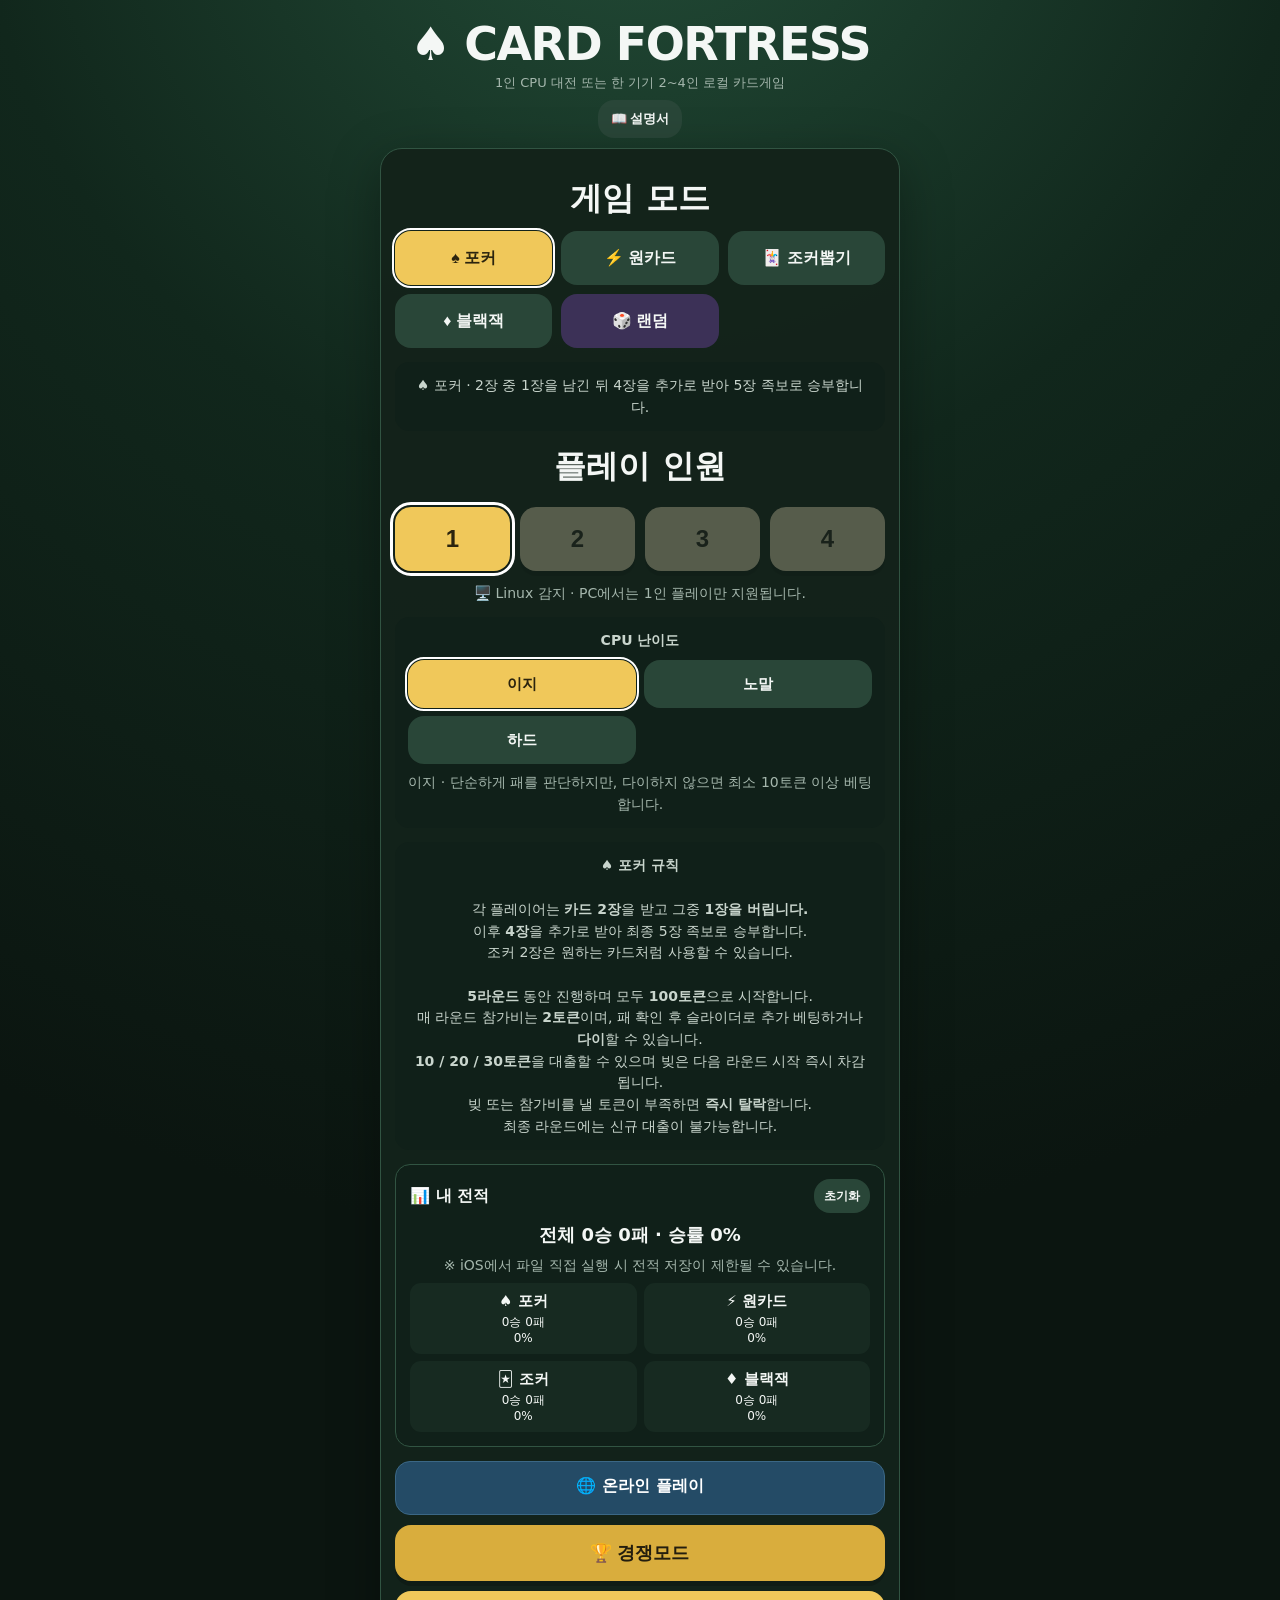
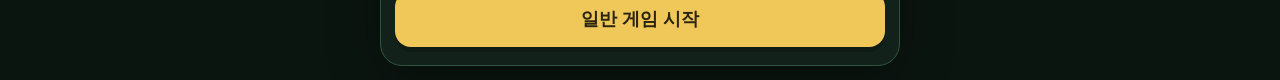
<file: local 2.html>
<!doctype html>
<html lang="ko">
<head>
<meta charset="utf-8">
<meta name="viewport" content="width=device-width,initial-scale=1,maximum-scale=1,user-scalable=no,viewport-fit=cover">
<title>Pass Poker</title>
<meta name="theme-color" content="#0b1510">
<meta name="apple-mobile-web-app-capable" content="yes">
<meta name="mobile-web-app-capable" content="yes">
<style>
  :root{
    --bg:#0b1510;--panel:#13231a;--panel2:#1a3023;--line:#315442;
    --text:#f4f7f5;--muted:#a5b7ad;--accent:#f0c85a;--danger:#e76d6d;
    --card:#faf9f3;--black:#151515;--red:#b91f35;
  }
  *{
    box-sizing:border-box;
    -webkit-tap-highlight-color:transparent;
    touch-action:manipulation;
  }
  html,body{
    margin:0;
    width:100%;
    min-height:100%;
    background:
      radial-gradient(circle at 50% -10%,#234d38 0,#11271c 34%,var(--bg) 72%);
    color:var(--text);
    font-family:system-ui,-apple-system,BlinkMacSystemFont,"Segoe UI",sans-serif;
  }
  body{
    min-height:100vh;
    min-height:100dvh;
    padding:12px;
    padding:
      max(12px,env(safe-area-inset-top))
      max(12px,env(safe-area-inset-right))
      max(14px,env(safe-area-inset-bottom))
      max(12px,env(safe-area-inset-left));
    display:flex;
    justify-content:center;
    align-items:stretch;
    overscroll-behavior:none;
  }
  .app{
    width:100%;
    max-width:520px;
    min-height:calc(100dvh - 26px);
    display:flex;
    flex-direction:column;
  }
  .top{
    text-align:center;
    padding:5px 0 10px;
    flex:0 0 auto;
  }
  h1{
    font-size:clamp(30px,10vw,46px);
    margin:0 0 3px;
    letter-spacing:-1.5px;
  }
  .sub{
    color:var(--muted);
    font-size:13px;
  }
  .panel{
    flex:1;
    width:100%;
    background:rgba(19,35,26,.97);
    border:1px solid var(--line);
    border-radius:22px;
    padding:18px 14px;
    box-shadow:0 14px 50px rgba(0,0,0,.34);
    display:flex;
    align-items:center;
    justify-content:center;
    overflow:hidden;
  }
  .screen{
    display:none;
    width:100%;
  }
  .screen.active{
    display:block;
  }
  .center{text-align:center}
  h2{
    font-size:clamp(22px,7vw,32px);
    margin:10px 0;
  }
  p{line-height:1.45}
  .controls{
    display:flex;
    gap:10px;
    flex-direction:column;
    margin-top:16px;
  }
  button{
    width:100%;
    min-height:56px;
    border:0;
    border-radius:16px;
    padding:14px 16px;
    font-size:18px;
    font-weight:900;
    cursor:pointer;
    background:var(--accent);
    color:#2b240e;
    box-shadow:0 5px 0 rgba(0,0,0,.18);
  }
  button:active{
    transform:translateY(2px);
    box-shadow:0 2px 0 rgba(0,0,0,.18);
  }
  button.secondary{background:#294638;color:var(--text)}
  button.danger{background:var(--danger);color:white}
  button:disabled{opacity:.4;cursor:not-allowed}
  .player-count{
    display:grid;
    grid-template-columns:repeat(4,1fr);
    gap:10px;
    margin:18px 0;
  }
  .count-btn{
    min-width:0;
    min-height:64px;
    font-size:24px;
  }
  .count-btn.selected{
    outline:3px solid #fff;
    outline-offset:2px;
  }
  .cards{
    display:flex;
    flex-wrap:nowrap;
    gap:8px;
    justify-content:center;
    align-items:center;
    margin:18px auto;
    width:100%;
  }
  .card{
    width:min(31vw,118px);
    height:min(43vw,162px);
    min-width:0;
    border-radius:13px;
    background:var(--card);
    box-shadow:0 7px 18px rgba(0,0,0,.34);
    position:relative;
    color:var(--black);
    padding:8px;
    user-select:none;
    transition:.12s transform,.12s outline;
    display:flex;
    flex-direction:column;
    justify-content:space-between;
    overflow:hidden;
  }
  #finalCards .card{
    width:min(18vw,82px);
    height:min(26vw,116px);
    padding:6px;
  }
  .card.red{color:var(--red)}
  .card.joker{
    color:#5b35a7;
    background:linear-gradient(145deg,#fff,#ebe5ff);
  }
  .card.selectable{cursor:pointer}
  .card.selected{
    outline:5px solid var(--accent);
    outline-offset:1px;
    transform:translateY(-6px);
  }
  .rank{
    font-size:clamp(20px,7vw,28px);
    font-weight:950;
    line-height:1;
  }
  .suit{
    font-size:clamp(19px,6vw,27px);
    line-height:1;
  }
  .big{
    font-size:clamp(34px,12vw,52px);
    text-align:center;
    align-self:center;
  }
  #finalCards .rank{font-size:clamp(15px,4.5vw,21px)}
  #finalCards .suit{font-size:clamp(14px,4vw,19px)}
  #finalCards .big{font-size:clamp(24px,7vw,34px)}
  .info{
    font-size:20px;
    font-weight:900;
    text-align:center;
    margin:4px 0 12px;
  }
  .muted{color:var(--muted);font-size:14px}
  .pass-icon{
    font-size:clamp(62px,20vw,96px);
    margin:12px 0;
  }
  .results{
    display:grid;
    gap:10px;
    margin-top:14px;
    max-height:52dvh;
    overflow:auto;
    padding:2px;
  }
  .result{
    border:1px solid var(--line);
    background:var(--panel2);
    border-radius:14px;
    padding:12px;
  }
  .result.winner{outline:3px solid var(--accent)}
  .result-head{
    display:flex;
    justify-content:space-between;
    gap:8px;
    align-items:center;
    font-size:14px;
    font-weight:900;
  }
  .mini-cards{
    display:flex;
    gap:4px;
    flex-wrap:wrap;
    margin-top:8px;
  }
  .mini{
    background:var(--card);
    color:var(--black);
    padding:5px 7px;
    border-radius:6px;
    font-weight:850;
    min-width:36px;
    text-align:center;
    font-size:13px;
  }
  .mini.red{color:var(--red)}
  .mini.joker{color:#5b35a7}
  .rulebox{
    background:#102019;
    border-radius:14px;
    padding:13px;
    margin:14px 0;
    color:#c9d5cd;
    line-height:1.55;
    font-size:14px;
  }
  .badge{
    display:inline-block;
    padding:5px 10px;
    border-radius:999px;
    background:#294638;
    color:#dce9e1;
    font-size:13px;
    font-weight:800;
  }

  @media (max-height:700px){
    .top{padding-bottom:6px}
    h1{font-size:30px}
    .sub{display:none}
    .panel{padding:12px}
    .pass-icon{font-size:58px;margin:5px 0}
    h2{margin:5px 0}
    .cards{margin:10px auto}
    button{min-height:50px}
  }

  @media (orientation:landscape) and (max-height:600px){
    body{padding:8px}
    .app{max-width:850px;min-height:calc(100dvh - 16px)}
    .top{display:none}
    .panel{border-radius:16px}
    .cards{margin:8px auto}
    .card{
      width:min(18vw,105px);
      height:min(26vw,145px);
    }
    #finalCards .card{
      width:min(12vw,75px);
      height:min(18vw,105px);
    }
    .results{max-height:46dvh}
  }

  .difficulty-row{
    display:grid;
    grid-template-columns:repeat(2,1fr);
    gap:8px;
  }
  .difficulty-btn{
    min-height:48px;
    font-size:15px;
    background:#294638;
    color:var(--text);
    box-shadow:none;
  }
  .difficulty-btn.selected{
    background:var(--accent);
    color:#2b240e;
    outline:2px solid #fff;
    outline-offset:1px;
  }


  .hud{
    margin:8px auto 0;
    display:flex;
    justify-content:center;
    gap:8px;
    flex-wrap:wrap;
  }
  .hud span{
    background:#102019;
    border:1px solid var(--line);
    border-radius:999px;
    padding:5px 10px;
    font-size:12px;
    font-weight:900;
  }
  .bet-box{
    margin:18px 0;
    padding:16px;
    background:#102019;
    border-radius:14px;
    border:1px solid var(--line);
  }
  .bet-row{
    display:flex;
    justify-content:space-between;
    gap:10px;
    align-items:center;
    margin-bottom:12px;
    font-size:16px;
  }
  input[type="range"]{
    width:100%;
    accent-color:var(--accent);
    height:34px;
  }


  .mode-row{
    display:grid;
    grid-template-columns:repeat(3,1fr);
    gap:9px;
    margin:10px 0;
  }
  .mode-btn{
    min-height:54px;
    font-size:16px;
    background:#294638;
    color:var(--text);
    box-shadow:none;
  }
  .mode-btn.selected{
    background:var(--accent);
    color:#2b240e;
    outline:2px solid white;
    outline-offset:1px;
  }
  .oc-pile{
    display:grid;
    grid-template-columns:1fr 1fr;
    gap:14px;
    align-items:center;
    margin:10px auto;
    max-width:300px;
  }
  .deck-btn{
    width:min(31vw,118px);
    height:min(43vw,162px);
    min-height:0;
    margin:18px auto;
    font-size:42px;
    background:#263d58;
    color:white;
    border:4px solid #e8e8df;
  }
  .deck-btn small{font-size:13px}
  .oc-hand{
    overflow-x:auto;
    justify-content:flex-start;
    padding:10px 4px 15px;
    scroll-snap-type:x proximity;
  }
  .oc-hand .card{
    flex:0 0 min(24vw,92px);
    width:min(24vw,92px);
    height:min(34vw,130px);
    scroll-snap-align:center;
  }
  .oc-hand .rank{font-size:20px}
  .oc-hand .suit{font-size:19px}
  .oc-hand .big{font-size:34px}


  .oc-opponents{
    display:flex;
    gap:7px;
    overflow-x:auto;
    padding:5px 2px 8px;
    margin:0 auto 4px;
    justify-content:center;
  }
  .oc-opponent{
    flex:0 0 auto;
    background:#102019;
    border:1px solid var(--line);
    border-radius:12px;
    padding:7px 10px;
    font-size:13px;
    font-weight:850;
    white-space:nowrap;
  }
  .oc-opponent.danger{
    border-color:#d6b64d;
    box-shadow:0 0 0 1px #d6b64d inset;
  }
  .oc-opponent .count{
    font-size:17px;
    color:var(--accent);
    margin-left:4px;
  }

  /* 원카드 손패: 모바일에서 숫자/무늬가 확실히 보이도록 크게 */
  #ocHand{
    gap:9px;
    padding:12px 5px 18px;
    min-height:150px;
  }
  #ocHand .card{
    flex:0 0 clamp(88px,27vw,104px);
    width:clamp(88px,27vw,104px);
    height:clamp(126px,38vw,148px);
    padding:8px;
    border:2px solid rgba(0,0,0,.08);
  }
  #ocHand .rank{
    font-size:clamp(23px,7vw,29px);
  }
  #ocHand .suit{
    font-size:clamp(22px,6.5vw,28px);
  }
  #ocHand .big{
    font-size:clamp(38px,11vw,48px);
  }
  #ocHand .card.joker .suit{
    font-size:clamp(13px,4vw,17px);
    font-weight:900;
  }
  #ocTopCard .card{
    width:clamp(96px,29vw,112px);
    height:clamp(136px,40vw,154px);
  }

  @media(max-width:390px){
    .oc-opponents{justify-content:flex-start}
    #ocHand .card{
      flex-basis:90px;
      width:90px;
      height:130px;
    }
  }


  .suit-picker{
    display:grid;
    grid-template-columns:1fr 1fr;
    gap:12px;
    margin-top:18px;
  }
  .suit-pick-btn{
    min-height:100px;
    font-size:42px;
    display:flex;
    flex-direction:column;
    align-items:center;
    justify-content:center;
    gap:4px;
    background:#f7f7f2;
    color:#151515;
  }
  .suit-pick-btn.red{color:#b91f35}
  .suit-pick-btn span{
    font-size:13px;
    font-weight:900;
  }
  .chosen-suit-badge{
    display:inline-block;
    margin-left:6px;
    padding:3px 8px;
    border-radius:999px;
    background:#f7f7f2;
    color:#151515;
    font-weight:900;
  }


  .loan-box{
    margin:14px 0;
    padding:14px;
    background:#102019;
    border:1px solid var(--line);
    border-radius:14px;
  }
  .loan-buttons{
    display:grid;
    grid-template-columns:repeat(3,1fr);
    gap:8px;
    margin:10px 0 8px;
  }
  .loan-btn{
    min-height:46px;
    font-size:15px;
    background:#294638;
    color:var(--text);
    box-shadow:none;
  }
  .eliminated{
    opacity:.55;
    filter:grayscale(.4);
  }


  .jd-section{
    margin:14px 0;
    padding:12px;
    background:#102019;
    border-radius:14px;
    border:1px solid var(--line);
  }
  .jd-hand{
    overflow-x:auto;
    justify-content:flex-start;
    padding:10px 3px 14px;
  }
  .jd-hand .card{
    flex:0 0 82px;
    width:82px;
    height:116px;
  }
  .jd-target{
    overflow-x:auto;
    justify-content:flex-start;
    padding:12px 4px 16px;
  }
  .jd-back{
    flex:0 0 74px;
    width:74px;
    height:108px;
    border-radius:11px;
    background:
      repeating-linear-gradient(45deg,#203a55,#203a55 7px,#2c4b6a 7px,#2c4b6a 14px);
    border:4px solid #f1f1e8;
    box-shadow:0 5px 14px rgba(0,0,0,.3);
    display:flex;
    align-items:center;
    justify-content:center;
    font-size:28px;
    cursor:pointer;
  }
  .jd-back:active{transform:translateY(2px)}


  .random-mode{
    background:#3c3157;
  }
  .stats-box{
    margin:14px 0;
    padding:14px;
    background:#102019;
    border:1px solid var(--line);
    border-radius:15px;
  }
  .stats-head{
    display:flex;
    align-items:center;
    justify-content:space-between;
    margin-bottom:10px;
  }
  .tiny-btn{
    width:auto;
    min-height:34px;
    padding:6px 10px;
    font-size:12px;
    background:#294638;
    color:var(--text);
    box-shadow:none;
  }
  .stats-summary{
    font-size:18px;
    font-weight:900;
    margin-bottom:10px;
  }
  .stats-modes{
    display:grid;
    grid-template-columns:repeat(2,1fr);
    gap:7px;
  }
  .stat-card{
    padding:9px 5px;
    border-radius:11px;
    background:#172a21;
    text-align:center;
    font-size:12px;
  }
  .stat-card strong{
    display:block;
    font-size:15px;
    margin-bottom:3px;
  }
  .random-picked{
    margin:10px 0 4px;
    padding:12px;
    border-radius:12px;
    background:#3c3157;
    font-weight:900;
    text-align:center;
  }


  .manual-top-btn{
    width:auto;
    min-height:38px;
    padding:7px 13px;
    margin-top:8px;
    font-size:13px;
    background:#294638;
    color:var(--text);
    box-shadow:none;
  }
  .manual-tabs{
    display:grid;
    grid-template-columns:repeat(2,1fr);
    gap:7px;
    margin:12px 0;
  }
  .manual-tab{
    min-height:44px;
    font-size:13px;
    background:#294638;
    color:var(--text);
    box-shadow:none;
  }
  .manual-tab.selected{
    background:var(--accent);
    color:#2b240e;
  }
  .manual-content{
    max-height:62dvh;
    overflow:auto;
    padding:2px;
  }
  .manual-card{
    background:#102019;
    border:1px solid var(--line);
    border-radius:14px;
    padding:13px;
    margin:10px 0;
  }
  .manual-card h3{
    margin:0 0 8px;
    font-size:18px;
  }
  .manual-example{
    display:flex;
    align-items:center;
    gap:7px;
    flex-wrap:wrap;
    margin:10px 0;
  }
  .manual-mini-card{
    width:54px;
    height:76px;
    border-radius:8px;
    background:#faf9f3;
    color:#151515;
    display:flex;
    flex-direction:column;
    justify-content:space-between;
    padding:6px;
    font-weight:950;
    box-shadow:0 4px 10px rgba(0,0,0,.25);
  }
  .manual-mini-card.red{color:#b91f35}
  .manual-mini-card.joker{
    color:#5b35a7;
    background:linear-gradient(145deg,#fff,#ebe5ff);
  }
  .manual-arrow{
    font-size:20px;
    font-weight:900;
  }
  .manual-note{
    font-size:13px;
    color:var(--muted);
    line-height:1.55;
  }


  .count-btn.device-disabled{
    opacity:.35;
    filter:grayscale(.7);
    cursor:not-allowed;
  }


  .competition-main-btn{
    margin-bottom:10px;
    background:#d9ad3d;
    color:#231d0e;
  }
  .competition-player-row{
    display:grid;
    grid-template-columns:repeat(3,1fr);
    gap:8px;
    margin:10px 0 18px;
  }
  .competition-round-row{
    display:grid;
    grid-template-columns:repeat(3,1fr);
    gap:8px;
    margin:10px 0 18px;
  }
  .comp-player-btn,.comp-round-btn{
    min-height:48px;
    background:#294638;
    color:var(--text);
    box-shadow:none;
    font-size:15px;
  }
  .comp-player-btn.selected,.comp-round-btn.selected{
    background:var(--accent);
    color:#2b240e;
    outline:2px solid #fff;
    outline-offset:1px;
  }
  .competition-random-box{
    background:#102019;
    border:1px solid var(--line);
    border-radius:16px;
    padding:18px;
    margin:16px 0;
  }
  .competition-picked-game{
    font-size:27px;
    font-weight:950;
    margin-top:8px;
  }
  .competition-standings{
    display:grid;
    gap:8px;
    margin:14px 0;
  }
  .competition-standing{
    display:flex;
    justify-content:space-between;
    align-items:center;
    gap:10px;
    padding:11px 13px;
    border-radius:12px;
    background:#102019;
    border:1px solid var(--line);
    font-weight:850;
  }
  .competition-standing.leader{
    border-color:#d9ad3d;
    box-shadow:0 0 0 1px #d9ad3d inset;
  }
  .competition-coins{
    display:flex;
    flex-wrap:wrap;
    justify-content:center;
    gap:10px;
    margin:18px 0;
  }
  .coin-result{
    min-width:105px;
    padding:14px 10px;
    border-radius:14px;
    background:#102019;
    border:1px solid var(--line);
    font-weight:900;
  }
  .coin-face{
    display:block;
    font-size:36px;
    margin-top:5px;
  }


  .online-main-btn{
    display:block;
    width:100%;
    min-height:54px;
    padding:14px 16px;
    margin:0 0 10px;
    border-radius:15px;
    text-align:center;
    text-decoration:none;
    font-weight:950;
    font-size:16px;
    background:#244b66;
    color:#fff;
    border:1px solid #3b6785;
    box-sizing:border-box;
  }
  .online-main-btn:active{
    transform:translateY(1px);
  }

</style>
</head>
<body>
<div class="app">
  <div class="top">
    <h1>♠️ CARD FORTRESS</h1>
    <div class="sub">1인 CPU 대전 또는 한 기기 2~4인 로컬 카드게임</div>
    <button id="manualBtn" class="manual-top-btn">📖 설명서</button>
    <div id="hud" class="hud" style="display:none">
      <span id="roundHud">라운드 1 / 5</span>
      <span id="potHud">팟 0</span>
    </div>
  </div>

  <div class="panel">

    <section id="manual" class="screen">
      <div class="center">
        <div class="badge">CARD FORTRESS</div>
        <h2>📖 설명서</h2>
        <p class="muted">카드 예시를 보면서 각 모드의 핵심 규칙을 확인할 수 있습니다.</p>
      </div>

      <div class="manual-tabs">
        <button class="manual-tab selected" data-manual="poker">♠️ 포커</button>
        <button class="manual-tab" data-manual="onecard">⚡ 원카드</button>
        <button class="manual-tab" data-manual="joker">🃏 조커뽑기</button>
        <button class="manual-tab" data-manual="blackjack">♦️ 블랙잭</button>
      </div>

      <div id="manualContent" class="manual-content"></div>

      <div class="controls">
        <button id="manualBackBtn" class="secondary">돌아가기</button>
      </div>
    </section>


    <section id="competitionSetup" class="screen center">
      <div class="badge">🏆 COMPETITION</div>
      <h2>경쟁모드</h2>
      <p class="muted">로컬 플레이로 여러 라운드를 진행해 가장 많은 승리를 한 사람이 우승합니다.</p>

      <div class="rulebox">
        <b>게임은 매 라운드 자동 랜덤</b><br>
        ♠️ 포커 / ⚡ 원카드 / 🃏 조커뽑기 중 하나가 선택됩니다.<br>
        ♦️ 블랙잭은 1인 전용이라 경쟁모드에서는 제외됩니다.
      </div>

      <h3>참가 인원</h3>
      <div class="competition-player-row">
        <button class="comp-player-btn selected" data-comp-player="2">2인</button>
        <button class="comp-player-btn" data-comp-player="3">3인</button>
        <button class="comp-player-btn" data-comp-player="4">4인</button>
      </div>

      <h3>총 라운드</h3>
      <div class="competition-round-row">
        <button class="comp-round-btn selected" data-comp-rounds="2">2</button>
        <button class="comp-round-btn" data-comp-rounds="3">3</button>
        <button class="comp-round-btn" data-comp-rounds="4">4</button>
        <button class="comp-round-btn" data-comp-rounds="5">5</button>
        <button class="comp-round-btn" data-comp-rounds="6">6</button>
        <button class="comp-round-btn" data-comp-rounds="7">7</button>
      </div>

      <div id="competitionDeviceNotice" class="muted" style="margin:12px 0"></div>

      <div class="controls">
        <button id="competitionStartBtn">경쟁 시작</button>
        <button id="competitionBackBtn" class="secondary">돌아가기</button>
      </div>
    </section>

    <section id="competitionRoundIntro" class="screen center">
      <div class="badge">🏆 경쟁모드</div>
      <h2 id="competitionRoundTitle">1 / 5 라운드</h2>
      <div class="competition-random-box">
        <div class="muted">이번 게임</div>
        <div id="competitionGamePick" class="competition-picked-game">🎲 ???</div>
      </div>
      <div id="competitionStandingsMini" class="competition-standings"></div>
      <button id="competitionRoundGoBtn">게임 시작</button>
    </section>

    <section id="competitionRoundResult" class="screen center">
      <div class="badge">라운드 종료</div>
      <h2 id="competitionRoundWinner">라운드 승자</h2>
      <div id="competitionRoundResultGame" class="muted"></div>
      <div id="competitionRoundStandings" class="competition-standings"></div>
      <button id="competitionNextBtn">다음 라운드</button>
    </section>

    <section id="competitionTie" class="screen center">
      <div class="badge">🪙 TIE BREAK</div>
      <h2>동점자 결정전</h2>
      <p id="competitionTieMessage" class="muted">동전을 던집니다.</p>
      <div id="competitionTiePlayers" class="competition-standings"></div>
      <div id="competitionCoins" class="competition-coins"></div>
      <button id="competitionCoinBtn">🪙 동전 던지기</button>
    </section>

    <section id="competitionFinal" class="screen center">
      <div class="badge">🏆 경쟁모드 종료</div>
      <h2 id="competitionChampion">최종 우승</h2>
      <div id="competitionFinalStandings" class="competition-standings"></div>
      <div class="controls">
        <button id="competitionAgainBtn">다시 경쟁하기</button>
        <button id="competitionHomeBtn" class="secondary">메인으로</button>
      </div>
    </section>
    <section id="setup" class="screen active center">
      <h2>게임 모드</h2>
      <div class="mode-row">
        <button class="mode-btn selected" data-mode="poker">♠️ 포커</button>
        <button class="mode-btn" data-mode="onecard">⚡ 원카드</button>
        <button class="mode-btn" data-mode="joker">🃏 조커뽑기</button>
        <button class="mode-btn" data-mode="blackjack">♦️ 블랙잭</button>
        <button class="mode-btn random-mode" data-mode="random">🎲 랜덤</button>
      </div>
      <div id="modeDesc" class="rulebox">포커: 2장 중 1장을 남기고 4장을 추가로 받아 승부합니다.</div>
      <h2>플레이 인원</h2>
      <div class="player-count">
        <button class="count-btn selected" data-n="1">1</button>
        <button class="count-btn" data-n="2">2</button>
        <button class="count-btn" data-n="3">3</button>
        <button class="count-btn" data-n="4">4</button>
      </div>
      <div id="deviceModeNotice" class="muted" style="margin-top:-4px;margin-bottom:10px"></div>
      <div id="difficultyBox" class="rulebox">
        <div style="font-weight:900;margin-bottom:8px">CPU 난이도</div>
        <div class="difficulty-row">
          <button class="difficulty-btn selected" data-diff="easy">이지</button>
          <button class="difficulty-btn" data-diff="normal">노말</button>
          <button class="difficulty-btn" data-diff="hard">하드</button>
        </div>
        <div id="difficultyDesc" class="muted" style="margin-top:8px"></div>
      </div>

      <div id="rulesDesc" class="rulebox"></div>
      <div class="stats-box">
        <div class="stats-head">
          <strong>📊 내 전적</strong>
          <button id="resetStatsBtn" class="tiny-btn">초기화</button>
        </div>
        <div id="statsSummary" class="stats-summary"></div>
        <div class="muted" style="margin-bottom:8px">※ iOS에서 파일 직접 실행 시 전적 저장이 제한될 수 있습니다.</div>
        <div id="statsModes" class="stats-modes"></div>
      </div>
      <a href="./index.html" class="online-main-btn">🌐 온라인 플레이</a>
      <button id="competitionBtn" class="competition-main-btn">🏆 경쟁모드</button>
      <button id="startBtn">일반 게임 시작</button>
    </section>

    <section id="pass" class="screen center">
      <div class="badge" id="roundBadge">카드 선택 단계</div>
      <div class="pass-icon">📱➡️</div>
      <h2 id="passTitle">플레이어 1에게 기기를 넘겨주세요</h2>
      <p class="muted">다른 사람은 화면을 보지 마세요.</p>
      <button id="revealBtn">내 카드 보기</button>
    </section>

    <section id="choose" class="screen center">
      <div class="badge">1장 버리기</div>
      <h2 id="chooseTitle">플레이어 1</h2>
      <p>두 장 중 <b>버릴 카드</b>를 선택하세요.</p>
      <div id="chooseCards" class="cards"></div>
      <button id="discardBtn" disabled>이 카드 버리기</button>
    </section>

    <section id="finalPass" class="screen center">
      <div class="badge">최종 패 확인</div>
      <div class="pass-icon">🔒</div>
      <h2 id="finalPassTitle">플레이어 1에게 기기를 넘겨주세요</h2>
      <p class="muted">최종 5장 패는 본인만 확인하세요.</p>
      <button id="finalRevealBtn">최종 패 보기</button>
    </section>

    <section id="finalHand" class="screen center">
      <div class="badge">최종 패</div>
      <h2 id="finalTitle">플레이어 1</h2>
      <div id="finalCards" class="cards"></div>
      <div id="handName" class="info"></div>
      <div class="controls">
        <button id="nextFinalBtn">확인 완료</button>
      </div>
    </section>





    <section id="blackjackTurn" class="screen center">
      <div class="badge">♦️ BLACKJACK</div>
      <h2 id="bjTitle">블랙잭</h2>
      <div id="bjTokenInfo" class="info"></div>

      <div id="bjBetBox" class="bet-box">
        <div class="bet-row">
          <span>베팅</span>
          <strong><span id="bjBetValue">2</span> 토큰</strong>
        </div>
        <input id="bjBetSlider" type="range" min="2" max="20" value="2" step="1">
        <button id="bjDealBtn">카드 받기</button>
      </div>

      <div id="bjTable" style="display:none">
        <div class="jd-section">
          <div class="muted">딜러 <span id="bjDealerScore"></span></div>
          <div id="bjDealerHand" class="cards jd-hand"></div>
        </div>

        <div class="jd-section">
          <div class="muted">내 패 · <b id="bjPlayerScore"></b></div>
          <div id="bjPlayerHand" class="cards jd-hand"></div>
        </div>

        <div id="bjMessage" class="info"></div>
        <div id="bjActions" class="controls">
          <button id="bjHitBtn">➕ 히트</button>
          <button id="bjStandBtn" class="secondary">✋ 스탠드</button>
        </div>
      </div>

      <div id="bjAfter" class="controls" style="display:none">
        <button id="bjAgainBtn">다음 판</button>
        <button id="bjHomeBtn" class="secondary">게임 모드 선택</button>
      </div>
    </section>

    <section id="jokerPass" class="screen center">
      <div class="badge">조커뽑기</div>
      <div class="pass-icon">🃏</div>
      <h2 id="jdPassTitle">플레이어에게 넘겨주세요</h2>
      <p class="muted">다른 사람은 화면을 보지 마세요.</p>
      <button id="jdPassBtn">내 패 보기</button>
    </section>

    <section id="jokerTurn" class="screen center">
      <div class="badge">조커뽑기</div>
      <h2 id="jdTurnTitle">플레이어 차례</h2>
      <div id="jdStatus" class="info"></div>
      <div id="jdOthers" class="oc-opponents"></div>

      <div class="jd-section">
        <div class="muted">내 패</div>
        <div id="jdMyHand" class="cards jd-hand"></div>
        <button id="jdShuffleBtn" class="secondary">🔀 패 섞기</button>
      </div>

      <div class="jd-section">
        <div id="jdTargetTitle" class="muted">상대 카드에서 한 장을 뽑으세요</div>
        <div id="jdTargetHand" class="cards jd-target"></div>
      </div>
      <div id="jdMessage" class="muted"></div>
    </section>

    <section id="jokerResult" class="screen center">
      <div class="badge">조커뽑기 종료</div>
      <h2 id="jdResultTitle">결과</h2>
      <div id="jdResultList" class="results"></div>
      <div class="controls">
        <button id="jdAgainBtn">한 판 더</button>
        <button id="jdHomeBtn" class="secondary">게임 모드 선택</button>
      </div>
    </section>

    <section id="onecardTurn" class="screen center">
      <div class="badge">원카드</div>
      <h2 id="ocTurnTitle">플레이어 차례</h2>
      <div id="ocStatus" class="info"></div>
      <div id="ocOpponents" class="oc-opponents"></div>
      <div class="oc-pile">
        <div>
          <div class="muted">버린 카드</div>
          <div id="ocTopCard" class="cards"></div>
        </div>
        <div>
          <div class="muted">덱</div>
          <button id="ocDrawBtn" class="deck-btn">🂠<br><small>뽑기</small></button>
        </div>
      </div>
      <div class="muted">내 패</div>
      <div id="ocHand" class="cards oc-hand"></div>
      <div id="ocMessage" class="muted"></div>
    </section>

    <section id="onecardPass" class="screen center">
      <div class="badge">원카드</div>
      <div class="pass-icon">📱➡️</div>
      <h2 id="ocPassTitle">다음 플레이어에게 넘겨주세요</h2>
      <p class="muted">다른 사람의 패는 보지 마세요.</p>
      <button id="ocPassBtn">내 차례 시작</button>
    </section>


    <section id="onecardSuitPick" class="screen center">
      <div class="badge">7 효과</div>
      <h2>다음 무늬 선택</h2>
      <p class="muted">7을 냈습니다. 다음 플레이어가 따라야 할 무늬를 고르세요.</p>
      <div class="suit-picker">
        <button class="suit-pick-btn" data-suit="♠">♠<span>스페이드</span></button>
        <button class="suit-pick-btn red" data-suit="♥">♥<span>하트</span></button>
        <button class="suit-pick-btn red" data-suit="♦">♦<span>다이아</span></button>
        <button class="suit-pick-btn" data-suit="♣">♣<span>클로버</span></button>
      </div>
    </section>

    <section id="onecardResult" class="screen center">
      <div class="badge">원카드 종료</div>
      <h2 id="ocWinner">🏆 승리!</h2>
      <div id="ocResultList" class="results"></div>
      <div class="controls">
        <button id="ocAgainBtn">한 판 더</button>
        <button id="ocHomeBtn" class="secondary">게임 모드 선택</button>
      </div>
    </section>

    <section id="betPass" class="screen center">
      <div class="badge">추가 베팅</div>
      <div class="pass-icon">💰</div>
      <h2 id="betPassTitle">플레이어에게 기기를 넘겨주세요</h2>
      <p class="muted">자기 토큰과 패를 확인한 뒤 베팅하거나 다이할 수 있습니다.</p>
      <button id="betRevealBtn">베팅 선택</button>
    </section>

    <section id="betScreen" class="screen center">
      <div class="badge">추가 베팅</div>
      <h2 id="betPlayerTitle">플레이어</h2>
      <div id="betTokenInfo" class="info"></div>
      <div id="betHandPreview" class="mini-cards" style="justify-content:center"></div>

      <div class="bet-box">
        <div class="bet-row">
          <span>추가 베팅</span>
          <strong><span id="betValue">0</span> 토큰</strong>
        </div>
        <input id="betSlider" type="range" min="0" max="0" value="0" step="1">
        <div class="muted">0부터 현재 보유 토큰까지 설정 가능</div>
      </div>

      <div id="loanBox" class="loan-box">
        <div class="bet-row">
          <span>토큰 대출</span>
          <strong id="loanStatus">대출 없음</strong>
        </div>
        <div class="loan-buttons">
          <button class="loan-btn" data-loan="10">+10</button>
          <button class="loan-btn" data-loan="20">+20</button>
          <button class="loan-btn" data-loan="30">+30</button>
        </div>
        <div class="muted">빌린 토큰은 다음 라운드 시작 즉시 상환됩니다. 갚지 못하면 즉시 탈락합니다.</div>
      </div>

      <div class="controls">
        <button id="confirmBetBtn">베팅 확정</button>
        <button id="foldBtn" class="danger">다이</button>
      </div>
    </section>

    <section id="roundSummary" class="screen">
      <div class="center">
        <div class="badge">라운드 종료</div>
        <h2 id="roundSummaryTitle">라운드 결과</h2>
        <div id="roundPotText" class="info"></div>
      </div>
      <div id="roundSummaryList" class="results"></div>
      <div class="controls">
        <button id="nextRoundBtn">다음 라운드</button>
      </div>
    </section>

    <section id="matchResults" class="screen">
      <div class="center">
        <div class="badge">5라운드 종료</div>
        <h2 id="matchWinnerTitle">최종 승자</h2>
      </div>
      <div id="matchResultsList" class="results"></div>
      <div class="controls">
        <button id="rematchBtn">다시 5라운드</button>
        <button id="matchHomeBtn" class="secondary">인원 다시 선택</button>
      </div>
    </section>

    <section id="results" class="screen">
      <div class="center">
        <div class="badge">승부 결과</div>
        <h2 id="winnerTitle">승자</h2>
      </div>
      <div id="resultsList" class="results"></div>
      <div class="controls">
        <button id="againBtn">한 판 더</button>
        <button id="homeBtn" class="secondary">인원 다시 선택</button>
      </div>
    </section>
  </div>
</div>

<script>
const SUITS = [
  {s:'♠',name:'스페이드',red:false},
  {s:'♥',name:'하트',red:true},
  {s:'♦',name:'다이아',red:true},
  {s:'♣',name:'클로버',red:false}
];
const RANKS = [
  {r:'2',v:2},{r:'3',v:3},{r:'4',v:4},{r:'5',v:5},{r:'6',v:6},{r:'7',v:7},
  {r:'8',v:8},{r:'9',v:9},{r:'10',v:10},{r:'J',v:11},{r:'Q',v:12},{r:'K',v:13},{r:'A',v:14}
];

let playerCount=1, cpuDifficulty="easy", deck=[], players=[], phasePlayer=0, selectedDiscard=null, finalViewer=0;
let roundNumber=1, maxRounds=5, pot=0, betPlayer=0, ante=2, matchPlayersInitialized=false;
let gameMode="poker";

let competitionActive=false;
let competitionPlayerCount=2;
let competitionTotalRounds=2;
let competitionRound=1;
let competitionPlayers=[];
let competitionCurrentMode=null;
let competitionPendingMode=null;
let competitionTieCandidates=[];
let competitionTieSameStreak=0;
let competitionTieJokerActive=false;
let competitionJokerWinnerName=null;
let jdFinishOrder=[];
let jdDeck=[], jdPlayers=[], jdCurrent=0, jdLoser=null, jdTargetIndex=null;
let ocDeck=[], ocDiscard=[], ocPlayers=[], ocCurrent=0, ocDirection=1, ocPendingDraw=0, ocSkip=false, ocWinner=null;
let ocExtraChain=false, ocExtraSource=null, ocChosenSuit=null;

const $ = id => document.getElementById(id);
function show(id){
  document.querySelectorAll('.screen').forEach(x=>x.classList.remove('active'));
  $(id).classList.add('active');
}
function makeDeck(){
  let d=[];
  for(const suit of SUITS) for(const rank of RANKS)
    d.push({rank:rank.r,value:rank.v,suit:suit.s,suitName:suit.name,red:suit.red,joker:false});
  d.push({rank:'JOKER',value:0,suit:'★',suitName:'흑조커',red:false,joker:true,label:'흑조커'});
  d.push({rank:'JOKER',value:0,suit:'★',suitName:'적조커',red:true,joker:true,label:'적조커'});
  return shuffle(d);
}
function shuffle(a){
  for(let i=a.length-1;i>0;i--){const j=Math.floor(Math.random()*(i+1));[a[i],a[j]]=[a[j],a[i]]}
  return a;
}
function draw(){ return deck.pop(); }
function cardHTML(c, selectable=false, idx=-1){
  if(c.joker){
    return `<div class="card joker ${selectable?'selectable':''}" ${selectable?`data-idx="${idx}"`:''}>
      <div class="rank">★</div><div class="big">🃏</div><div class="suit">${c.label}</div></div>`;
  }
  return `<div class="card ${c.red?'red':''} ${selectable?'selectable':''}" ${selectable?`data-idx="${idx}"`:''}>
    <div><div class="rank">${c.rank}</div><div class="suit">${c.suit}</div></div>
    <div class="big">${c.suit}</div>
    <div style="text-align:right"><div class="rank">${c.rank}</div></div>
  </div>`;
}
function miniHTML(c){
  if(c.joker) return `<span class="mini joker">🃏</span>`;
  return `<span class="mini ${c.red?'red':''}">${c.rank}${c.suit}</span>`;
}




function manualCard(rank,suit,red,joker,label){
  if(joker){
    return `<div class="manual-mini-card joker"><span>★</span><span style="text-align:center">🃏</span><span>${label||'JOKER'}</span></div>`;
  }
  return `<div class="manual-mini-card ${red?'red':''}"><span>${rank}${suit}</span><span style="text-align:center;font-size:26px">${suit}</span><span style="text-align:right">${rank}</span></div>`;
}

function getManualHtml(mode){
  if(mode==='poker'){
    return `
      <div class="manual-card">
        <h3>1. 카드 2장 중 1장 선택</h3>
        <div class="manual-example">
          ${manualCard('K','♣',false,false)}
          ${manualCard('K','♥',true,false)}
          <span class="manual-arrow">→</span>
          <span>한 장을 버리고 한 장을 남깁니다.</span>
        </div>
        <div class="manual-note">남긴 카드에 4장을 더 받아 최종 5장 족보를 만듭니다.</div>
      </div>

      <div class="manual-card">
        <h3>2. 족보 예시</h3>
        <div class="manual-example">
          ${manualCard('8','♦',true,false)}
          ${manualCard('8','♣',false,false)}
          ${manualCard('K','♠',false,false)}
          ${manualCard('K','♥',true,false)}
          ${manualCard('3','♣',false,false)}
        </div>
        <div class="manual-note">8 한 쌍 + K 한 쌍이므로 <b>투페어</b>입니다.</div>
      </div>

      <div class="manual-card">
        <h3>3. 토큰</h3>
        <div class="manual-note">
          100토큰으로 시작하고, 매 라운드 참가비 2토큰을 냅니다.
          추가 베팅 또는 다이가 가능하며 대출금은 다음 라운드 시작 때 즉시 상환됩니다.
        </div>
      </div>`;
  }

  if(mode==='onecard'){
    return `
      <div class="manual-card">
        <h3>1. 기본 내기</h3>
        <div class="manual-example">
          ${manualCard('9','♥',true,false)}
          <span class="manual-arrow">→</span>
          ${manualCard('K','♥',true,false)}
          <span class="manual-arrow">또는</span>
          ${manualCard('9','♣',false,false)}
        </div>
        <div class="manual-note">같은 무늬 또는 같은 숫자/문자 카드를 한 장씩 냅니다.</div>
      </div>

      <div class="manual-card">
        <h3>2. 공격 카드</h3>
        <div class="manual-example">
          ${manualCard('2','♣',false,false)} <span>+2</span>
          ${manualCard('A','♥',true,false)} <span>+3</span>
          ${manualCard('A','♠',false,false)} <span>+5</span>
          ${manualCard('', '', false,true,'흑조')} <span>+5</span>
          ${manualCard('', '', false,true,'컬조')} <span>+7</span>
        </div>
      </div>

      <div class="manual-card">
        <h3>3. 공격 대응 예시</h3>
        <div class="manual-example">
          ${manualCard('2','♥',true,false)}
          <span class="manual-arrow">→</span>
          ${manualCard('3','♥',true,false)}
          <span>방어</span>
        </div>
        <div class="manual-example">
          ${manualCard('', '', false,true,'흑조')}
          <span class="manual-arrow">→</span>
          ${manualCard('A','♠',false,false)}
          <span>또는</span>
          ${manualCard('', '', false,true,'컬조')}
        </div>
        <div class="manual-note">
          ♠A는 조커로만 반격할 수 있습니다. 컬러조커(+7)는 최상위 공격 카드입니다.
        </div>
      </div>

      <div class="manual-card">
        <h3>4. 7 / K / J</h3>
        <div class="manual-example">
          ${manualCard('7','♦',true,false)}
          <span class="manual-arrow">→ ♠ / ♥ / ♦ / ♣ 지정</span>
        </div>
        <div class="manual-note">
          7은 다음 무늬를 바꿉니다. K는 정상적으로 이어지는 카드 한 장을 더 낼 수 있고,
          1~2인 플레이에서는 J도 K와 같은 효과입니다.
        </div>
      </div>

      <div class="manual-card">
        <h3>5. 파산</h3>
        <div class="manual-note">
          손패가 <b>20장을 초과하여 21장 이상</b>이 되는 순간 파산으로 즉시 패배합니다.
        </div>
      </div>`;
  }

  if(mode==='blackjack'){
    return `
      <div class="manual-card">
        <h3>♦️ 1인 전용 모드</h3>
        <div class="manual-note">블랙잭은 플레이어끼리 대결하지 않고 딜러와 승부하므로 CARD FORTRESS에서는 1인 전용으로 진행됩니다.</div>
      </div>
      <div class="manual-card">
        <h3>1. 21에 가까이</h3>
        <div class="manual-example">
          ${manualCard('K','♠',false,false)}
          ${manualCard('9','♥',true,false)}
          <span class="manual-arrow">= 19</span>
        </div>
        <div class="manual-note">2~10은 그대로, J/Q/K는 10점입니다. A는 1 또는 11로 자동 계산됩니다.</div>
      </div>
      <div class="manual-card">
        <h3>2. 히트 / 스탠드</h3>
        <div class="manual-note"><b>히트</b>: 한 장 더 받기 · <b>스탠드</b>: 현재 점수로 멈추기. 21을 넘으면 즉시 버스트입니다.</div>
      </div>
      <div class="manual-card">
        <h3>3. 블랙잭</h3>
        <div class="manual-example">
          ${manualCard('A','♦',true,false)}
          ${manualCard('K','♣',false,false)}
          <span class="manual-arrow">= BLACKJACK!</span>
        </div>
        <div class="manual-note">첫 두 장으로 21이면 블랙잭. 일반 승리보다 높은 3:2 배당을 받습니다.</div>
      </div>`;
  }

  return `
    <div class="manual-card">
      <h3>1. 페어 제거</h3>
      <div class="manual-example">
        ${manualCard('Q','♠',false,false)}
        ${manualCard('Q','♦',true,false)}
        <span class="manual-arrow">→ 제거</span>
      </div>
      <div class="manual-note">같은 숫자/문자 두 장은 자동으로 버려집니다.</div>
    </div>

    <div class="manual-card">
      <h3>2. 상대 카드 뽑기</h3>
      <div class="manual-example">
        <div class="jd-back" style="pointer-events:none">♠</div>
        <div class="jd-back" style="pointer-events:none">♠</div>
        <div class="jd-back" style="pointer-events:none">♠</div>
        <span class="manual-arrow">→ 하나 선택</span>
      </div>
      <div class="manual-note">상대 패의 앞면은 보이지 않습니다. 패 섞기로 자기 카드 위치를 바꿀 수도 있습니다.</div>
    </div>

    <div class="manual-card">
      <h3>3. 패배 조건</h3>
      <div class="manual-example">
        ${manualCard('', '', false,true,'조커')}
      </div>
      <div class="manual-note">모든 페어가 사라진 뒤 마지막까지 조커를 들고 있는 플레이어가 패배합니다.</div>
    </div>`;
}

function renderManual(mode){
  document.querySelectorAll('.manual-tab').forEach(function(btn){
    btn.classList.toggle('selected',btn.dataset.manual===mode);
  });
  $('manualContent').innerHTML=getManualHtml(mode);
}

$('manualBtn').onclick=function(){
  renderManual(gameMode==='random'?'poker':gameMode);
  show('manual');
};

$('manualBackBtn').onclick=function(){
  refreshSetupUI();
  show('setup');
};

document.querySelectorAll('.manual-tab').forEach(function(btn){
  btn.onclick=function(){
    renderManual(btn.dataset.manual);
  };
});


function getCompetitionDeviceAllowed(){
  if(typeof cfDevice==='undefined' || !cfDevice){
    return true;
  }
  return !(cfDevice.isDesktop && !cfDevice.isMobile);
}

function openCompetitionSetup(){
  if(!getCompetitionDeviceAllowed()){
    $('competitionDeviceNotice').textContent='🖥️ 현재 PC에서는 로컬 멀티가 비활성화되어 경쟁모드를 사용할 수 없습니다.';
    $('competitionStartBtn').disabled=true;
  }else{
    $('competitionDeviceNotice').textContent='📱 2~4인 로컬 경쟁모드를 시작할 수 있습니다.';
    $('competitionStartBtn').disabled=false;
  }
  show('competitionSetup');
}

$('competitionBtn').onclick=openCompetitionSetup;
$('competitionBackBtn').onclick=returnToSetup;

document.querySelectorAll('.comp-player-btn').forEach(function(btn){
  btn.onclick=function(){
    document.querySelectorAll('.comp-player-btn').forEach(function(x){x.classList.remove('selected');});
    btn.classList.add('selected');
    competitionPlayerCount=Number(btn.dataset.compPlayer);
  };
});

document.querySelectorAll('.comp-round-btn').forEach(function(btn){
  btn.onclick=function(){
    document.querySelectorAll('.comp-round-btn').forEach(function(x){x.classList.remove('selected');});
    btn.classList.add('selected');
    competitionTotalRounds=Number(btn.dataset.compRounds);
  };
});

function competitionModeLabel(mode){
  return {
    poker:'♠️ 포커',
    onecard:'⚡ 원카드',
    joker:'🃏 조커뽑기',
  }[mode] || mode;
}

function competitionStandingsHtml(){
  var sorted=competitionPlayers.slice().sort(function(a,b){
    if(b.wins!==a.wins) return b.wins-a.wins;
    return a.index-b.index;
  });
  var top=sorted.length?sorted[0].wins:0;
  return sorted.map(function(p,idx){
    return '<div class="competition-standing '+(p.wins===top&&top>0?'leader':'')+'">'+
      '<span>'+(idx+1)+'위 · '+p.name+'</span>'+
      '<span>'+p.wins+'승</span>'+
      '</div>';
  }).join('');
}

$('competitionStartBtn').onclick=function(){
  if(!getCompetitionDeviceAllowed()) return;

  competitionActive=true;
  competitionTieJokerActive=false;
  competitionRound=1;
  competitionPlayers=[];
  for(var i=0;i<competitionPlayerCount;i++){
    competitionPlayers.push({index:i,name:'플레이어 '+(i+1),wins:0});
  }

  playerCount=competitionPlayerCount;
  prepareCompetitionRound();
};

function prepareCompetitionRound(){
  var modes=['poker','onecard','joker'];
  competitionPendingMode=modes[Math.floor(Math.random()*modes.length)];

  $('competitionRoundTitle').textContent=competitionRound+' / '+competitionTotalRounds+' 라운드';
  $('competitionGamePick').textContent=competitionModeLabel(competitionPendingMode);
  $('competitionStandingsMini').innerHTML=competitionStandingsHtml();
  show('competitionRoundIntro');
}

$('competitionRoundGoBtn').onclick=function(){
  competitionCurrentMode=competitionPendingMode;
  playerCount=competitionPlayerCount;

  // 로컬 경쟁모드는 일반 1인 전적에 기록하지 않는다.
  activeRecordedMode=null;
  resultRecorded=false;

  if(competitionCurrentMode==='poker') startGame();
  else if(competitionCurrentMode==='onecard') startOneCard();
  else startJokerDraw();
};

function competitionFindPlayer(name){
  for(var i=0;i<competitionPlayers.length;i++){
    if(competitionPlayers[i].name===name) return competitionPlayers[i];
  }
  return null;
}

function finishCompetitionRound(winnerNames){
  if(!competitionActive) return false;

  var unique=[];
  for(var i=0;i<winnerNames.length;i++){
    if(winnerNames[i] && unique.indexOf(winnerNames[i])<0) unique.push(winnerNames[i]);
  }

  unique.forEach(function(name){
    var p=competitionFindPlayer(name);
    if(p) p.wins++;
  });

  var title;
  if(unique.length===0) title='이번 라운드 승자 없음';
  else if(unique.length===1) title='🏆 '+unique[0]+' 승리!';
  else title='🤝 '+unique.join(', ')+' 공동 승리!';

  $('competitionRoundWinner').textContent=title;
  $('competitionRoundResultGame').textContent=
    competitionRound+'라운드 · '+competitionModeLabel(competitionCurrentMode);
  $('competitionRoundStandings').innerHTML=competitionStandingsHtml();
  $('competitionNextBtn').textContent=
    competitionRound>=competitionTotalRounds?'최종 결과':'다음 라운드';

  show('competitionRoundResult');
  return true;
}

$('competitionNextBtn').onclick=function(){
  if(competitionRound>=competitionTotalRounds){
    finishCompetitionMatch();
  }else{
    competitionRound++;
    prepareCompetitionRound();
  }
};

function finishCompetitionMatch(){
  var maxWins=Math.max.apply(null,competitionPlayers.map(function(p){return p.wins;}));
  var leaders=competitionPlayers.filter(function(p){return p.wins===maxWins;});

  if(leaders.length===1){
    showCompetitionChampion(leaders[0]);
    return;
  }

  competitionTieCandidates=leaders.slice();
  competitionTieSameStreak=0;
  showCompetitionTie();
}

function showCompetitionTie(){
  $('competitionTieMessage').textContent=
    competitionTieCandidates.length===2
      ? '두 동점자가 동전을 던집니다. 앞면이 혼자 나오면 즉시 우승합니다.'
      : '동점자들이 동전을 던집니다. 앞면이 나온 사람들만 다음 동전던지기로 진출합니다.';
  $('competitionTiePlayers').innerHTML=competitionTieCandidates.map(function(p){
    return '<div class="competition-standing"><span>'+p.name+'</span><span>'+p.wins+'승</span></div>';
  }).join('');
  $('competitionCoins').innerHTML='';
  $('competitionCoinBtn').disabled=false;
  show('competitionTie');
}

$('competitionCoinBtn').onclick=function(){
  if(competitionTieCandidates.length<2) return;

  var results=competitionTieCandidates.map(function(p){
    return {player:p,heads:Math.random()<0.5};
  });

  $('competitionCoins').innerHTML=results.map(function(r){
    return '<div class="coin-result">'+r.player.name+
      '<span class="coin-face">'+(r.heads?'🪙 앞':'⚫ 뒤')+'</span></div>';
  }).join('');

  var heads=results.filter(function(r){return r.heads;}).map(function(r){return r.player;});

  // 3~4명 동점일 때는 먼저 동전으로 최종 2명까지 압축.
  if(competitionTieCandidates.length>2){
    if(heads.length===1){
      showCompetitionChampion(heads[0]);
      return;
    }
    if(heads.length>=2){
      competitionTieCandidates=heads;
    }
    // 아무도 앞면이 아니면 전원 유지.
    competitionTieSameStreak=0;

    setTimeout(function(){
      if(competitionTieCandidates.length===1){
        showCompetitionChampion(competitionTieCandidates[0]);
      }else{
        showCompetitionTie();
      }
    },900);
    return;
  }

  // 최종 2명.
  if(heads.length===1){
    showCompetitionChampion(heads[0]);
    return;
  }

  // 둘 다 앞 또는 둘 다 뒤 = 겹침.
  competitionTieSameStreak++;

  if(competitionTieSameStreak>=2){
    $('competitionTieMessage').textContent='동전 결과가 2번 연속 겹쳤습니다. 🃏 2인 조커뽑기로 최종 승자를 결정합니다!';
    $('competitionCoinBtn').disabled=true;
    setTimeout(startCompetitionJokerTie,900);
  }else{
    $('competitionTieMessage').textContent='동전 결과가 겹쳤습니다. 한 번 더 던집니다. (1 / 2)';
  }
};

function startCompetitionJokerTie(){
  if(competitionTieCandidates.length!==2){
    showCompetitionTie();
    return;
  }

  competitionTieJokerActive=true;
  competitionJokerWinnerName=null;
  $('hud').style.display='none';

  jdDeck=makeJokerDrawDeck();
  jdLoser=null;
  jdCurrent=0;
  jdFinishOrder=[];
  jdFinishOrder=[];

  jdPlayers=[
    {name:competitionTieCandidates[0].name,isCPU:false,hand:[]},
    {name:competitionTieCandidates[1].name,isCPU:false,hand:[]}
  ];

  var k=0;
  while(jdDeck.length){
    jdPlayers[k%2].hand.push(jdDeck.pop());
    k++;
  }

  jdPlayers.forEach(jdRemovePairs);
  jdPlayers.forEach(function(p){p.hand=shuffle(p.hand);});

  jdCurrent=jdFindNextActive(-1,1);
  jdBeginTurn();
}

function showCompetitionChampion(champion){
  competitionActive=false;
  competitionTieJokerActive=false;

  var sorted=competitionPlayers.slice().sort(function(a,b){
    if(b.wins!==a.wins) return b.wins-a.wins;
    if(a===champion) return -1;
    if(b===champion) return 1;
    return a.index-b.index;
  });

  $('competitionChampion').textContent='👑 '+champion.name+' 최종 우승!';
  $('competitionFinalStandings').innerHTML=sorted.map(function(p,idx){
    return '<div class="competition-standing '+(p===champion?'leader':'')+'">'+
      '<span>'+(p===champion?'👑 ':'')+(idx+1)+'위 · '+p.name+'</span>'+
      '<span>'+p.wins+'승</span>'+
      '</div>';
  }).join('');

  show('competitionFinal');
}

$('competitionAgainBtn').onclick=function(){
  openCompetitionSetup();
};

$('competitionHomeBtn').onclick=function(){
  competitionActive=false;
  competitionTieJokerActive=false;
  returnToSetup();
};

const CF_STATS_KEY='cardFortressStatsV1';

function defaultStats(){
  return {
    poker:{wins:0,losses:0},
    onecard:{wins:0,losses:0},
    joker:{wins:0,losses:0},
    blackjack:{wins:0,losses:0}
  };
}

function loadStats(){
  try{
    const raw=localStorage.getItem(CF_STATS_KEY);
    if(!raw) return defaultStats();
    const parsed=JSON.parse(raw);
    const base=defaultStats();
    for(const m of Object.keys(base)){
      var savedMode = parsed && parsed[m] ? parsed[m] : {};
      base[m].wins=Number(savedMode.wins)||0;
      base[m].losses=Number(savedMode.losses)||0;
    }
    return base;
  }catch(e){
    return defaultStats();
  }
}

let cfStats=loadStats();
let activeRecordedMode=null;
let resultRecorded=false;

function saveStats(){
  try{
    localStorage.setItem(CF_STATS_KEY,JSON.stringify(cfStats));
  }catch(e){
    // Safari/file:// 등에서 저장소가 막혀도 게임 자체는 계속 동작.
  }
  renderStats();
}

function renderStats(){
  var modes=['poker','onecard','joker','blackjack'];
  var names={poker:'♠️ 포커',onecard:'⚡ 원카드',joker:'🃏 조커',blackjack:'♦️ 블랙잭'};
  var wins=0;
  var losses=0;
  var cards='';

  for(var i=0;i<modes.length;i++){
    var m=modes[i];
    var s=cfStats[m] || {wins:0,losses:0};
    wins+=Number(s.wins)||0;
    losses+=Number(s.losses)||0;

    var t=(Number(s.wins)||0)+(Number(s.losses)||0);
    var r=t?Math.round((Number(s.wins)||0)/t*100):0;

    cards+='<div class="stat-card"><strong>'+names[m]+'</strong>'+
      (Number(s.wins)||0)+'승 '+(Number(s.losses)||0)+'패<br>'+r+'%</div>';
  }

  var total=wins+losses;
  var rate=total?Math.round(wins/total*100):0;

  $('statsSummary').textContent='전체 '+wins+'승 '+losses+'패 · 승률 '+rate+'%';
  $('statsModes').innerHTML=cards;
}

function beginStatMatch(mode){
  activeRecordedMode=mode;
  resultRecorded=false;
}

function recordPlayerResult(won){
  // 승패 전적은 1인 CPU전에서만 기록.
  if(playerCount!==1 || resultRecorded || !activeRecordedMode) return;
  if(!cfStats[activeRecordedMode]) return;

  if(won) cfStats[activeRecordedMode].wins++;
  else cfStats[activeRecordedMode].losses++;

  resultRecorded=true;
  saveStats();
}

$('resetStatsBtn').onclick=function(){
  // 메모리상의 전적을 먼저 초기화
  cfStats=defaultStats();

  // 저장된 전적도 완전히 삭제한 뒤 0값을 다시 저장
  try{
    localStorage.removeItem(CF_STATS_KEY);
    localStorage.setItem(CF_STATS_KEY,JSON.stringify(cfStats));
  }catch(e){
    // file:// Safari 등에서 localStorage가 막혀도 현재 세션 UI는 초기화
  }

  activeRecordedMode=null;
  resultRecorded=false;
  renderStats();

  var btn=$('resetStatsBtn');
  var original='초기화';
  btn.textContent='✓ 초기화됨';
  btn.disabled=true;

  setTimeout(function(){
    btn.textContent=original;
    btn.disabled=false;
  },900);
};

renderStats();
cfDevice=detectCardFortressDevice();
refreshSetupUI();


function getModeDescription(mode){
  var desc={
    poker:'♠️ 포커 · 2장 중 1장을 남긴 뒤 4장을 추가로 받아 5장 족보로 승부합니다.',
    onecard:'⚡ 원카드 · 같은 무늬/숫자를 이어 내고 특수카드를 이용해 먼저 손패를 없애면 승리합니다.',
    joker:'🃏 조커뽑기 · 페어를 없애며 상대 패에서 한 장씩 뽑고, 마지막 조커 보유자가 패배합니다.',
    blackjack:'♦️ 블랙잭 · 1인 전용. 카드 합을 21에 최대한 가깝게 만들어 딜러를 이기면 됩니다.',
    random:'🎲 랜덤 · 포커, 원카드, 조커뽑기, 블랙잭 중 하나를 무작위로 선택합니다.'
  };
  return desc[mode] || '';
}

function getDetailedRules(mode){
  var rules={
    poker:
      '<b>♠️ 포커 규칙</b><br><br>'+
      '각 플레이어는 <b>카드 2장</b>을 받고 그중 <b>1장을 버립니다.</b><br>'+
      '이후 <b>4장</b>을 추가로 받아 최종 5장 족보로 승부합니다.<br>'+
      '조커 2장은 원하는 카드처럼 사용할 수 있습니다.<br><br>'+
      '<b>5라운드</b> 동안 진행하며 모두 <b>100토큰</b>으로 시작합니다.<br>'+
      '매 라운드 참가비는 <b>2토큰</b>이며, 패 확인 후 슬라이더로 추가 베팅하거나 <b>다이</b>할 수 있습니다.<br>'+
      '<b>10 / 20 / 30토큰</b>을 대출할 수 있으며 빚은 다음 라운드 시작 즉시 차감됩니다.<br>'+
      '빚 또는 참가비를 낼 토큰이 부족하면 <b>즉시 탈락</b>합니다.<br>'+
      '최종 라운드에는 신규 대출이 불가능합니다.',

    onecard:
      '<b>⚡ 원카드 규칙</b><br><br>'+
      '각자 <b>7장</b>으로 시작하며 맨 위 카드와 <b>같은 무늬 또는 같은 숫자/문자</b>를 한 장씩 냅니다.<br>'+
      '낼 카드가 없으면 덱에서 카드를 뽑습니다. 먼저 손패를 모두 없애면 승리합니다.<br><br>'+
      '<b>공격:</b> 2 = +2, 일반 A = +3, ♠A = +5, 흑조커 = +5, 컬러조커 = +7<br>'+
      '<b>공격 대응:</b> 2→2 또는 같은 무늬 3, 일반 A→A, ♠A→조커만 가능, 흑조커→♠A 또는 컬러조커만 가능합니다.<br>'+
      '<b>7:</b> 다음 플레이어가 따라야 할 무늬를 ♠ / ♥ / ♦ / ♣ 중에서 지정합니다.<br>'+
      '<b>K:</b> 현재 K 위에 정상적으로 이어지는 카드 한 장을 추가로 낼 수 있습니다.<br>'+
      '<b>J:</b> 1~2인 플레이에서는 K와 같은 효과이며, 3~4인에서는 다음 플레이어를 건너뜁니다.<br>'+
      '<b>Q:</b> 진행 방향을 반대로 바꿉니다.<br>'+
      '같은 무늬 카드 여러 장을 한꺼번에 내는 것은 금지됩니다.<br>'+
      '<b>파산:</b> 손패가 20장을 초과해 21장 이상이 되면 즉시 패배합니다.<br>'+
      '<b>조커 출현:</b> 흑조커는 약 35%, 컬러조커는 약 20% 확률로 한 판의 덱에 포함됩니다.',

    joker:
      '<b>🃏 조커뽑기 규칙</b><br><br>'+
      '조커 <b>1장</b>을 포함한 카드를 모두 나눠 갖습니다.<br>'+
      '처음 받은 패와 이후 뽑은 카드에서 <b>같은 숫자 페어</b>는 자동으로 제거됩니다.<br>'+
      '자기 차례에는 지정된 상대의 뒷면 카드 중 <b>한 장</b>을 골라 가져옵니다.<br>'+
      '내 패의 <b>🔀 패 섞기</b> 버튼으로 카드 순서를 자유롭게 섞을 수 있습니다.<br>'+
      '카드가 모두 사라진 플레이어는 안전하게 빠져나가며, <b>마지막까지 조커를 가진 플레이어가 패배</b>합니다.<br><br>'+
      'CPU 난이도에 따라 조커 선택 확률이 달라집니다. 이지는 CPU가 조커를 더 잘 뽑고, 노말은 완전 랜덤, 하드는 조커를 덜 뽑습니다.',

    blackjack:
      '<b>♦️ 블랙잭 규칙 · 1인 전용</b><br><br>'+
      '블랙잭은 <b>1인 플레이 전용 모드</b>입니다.<br>'+
      '카드 합을 <b>21에 최대한 가깝게</b> 만들면서 딜러보다 높은 점수를 만들면 승리합니다.<br>'+
      '2~10은 숫자 그대로, J/Q/K는 10점, A는 상황에 따라 1점 또는 11점입니다.<br>'+
      '<b>히트</b>는 카드 한 장을 더 받고, <b>스탠드</b>는 현재 점수에서 멈춥니다.<br>'+
      '21을 초과하면 <b>버스트</b>로 즉시 패배합니다.<br>'+
      '첫 두 장이 A + 10/J/Q/K면 <b>블랙잭</b>입니다.<br>'+
      '딜러는 17점 이상이 될 때까지 카드를 받습니다.<br>'+
      '일반 승리 배당은 1:1, 블랙잭 승리는 <b>3:2</b>입니다.',

    random:
      '<b>🎲 랜덤 모드</b><br><br>'+
      '게임 시작 시 <b>♠️ 포커 / ⚡ 원카드 / 🃏 조커뽑기 / ♦️ 블랙잭</b> 중 하나가 무작위로 결정됩니다.<br>'+
      '선택된 게임은 해당 게임의 원래 규칙으로 진행됩니다.<br>'+
      '1인 플레이 결과는 실제로 선택된 게임의 전적에 기록됩니다.'
  };
  return rules[mode] || '';
}

function getDifficultyDescription(mode,diff){
  var text={
    poker:{
      easy:'이지 · 단순하게 패를 판단하지만, 다이하지 않으면 최소 10토큰 이상 베팅합니다.',
      normal:'노말 · 약 900회 시뮬레이션으로 기대 족보를 비교하며, 다이하지 않으면 최소 10토큰 이상 베팅합니다.',
      hard:'하드 · 수천 회 시뮬레이션으로 족보 분포를 계산하고, 다이하지 않으면 최소 10토큰 이상 공격적으로 베팅합니다.'
    },
    onecard:{
      easy:'이지 · 낼 수 있는 카드 중 단순하게 선택하며 공격과 방어 판단이 덜 효율적입니다.',
      normal:'노말 · 공격카드와 같은 무늬 3 방어, 손에 많이 남은 무늬 등을 고려해 카드를 냅니다.',
      hard:'하드 · 현재는 노말과 같은 기본 전략을 사용합니다. 이후 상대 잔여 카드와 특수카드 보존 전략을 추가할 예정입니다.'
    },
    joker:{
      easy:'이지 · CPU가 조커를 뽑을 확률이 크게 올라갑니다. 플레이어에게 유리한 난이도입니다.',
      normal:'노말 · 조커 여부와 상관없이 모든 뒷면 카드를 완전히 동일한 확률로 뽑습니다.',
      hard:'하드 · CPU가 조커를 뽑을 확률이 크게 낮아집니다. 플레이어가 조커를 떠안을 가능성이 높아집니다.'
    },
    blackjack:{
      easy:'블랙잭의 딜러는 난이도와 관계없이 정해진 규칙대로 17점 이상까지 카드를 받습니다.',
      normal:'블랙잭의 딜러는 난이도와 관계없이 정해진 규칙대로 17점 이상까지 카드를 받습니다.',
      hard:'블랙잭은 확률 게임이라 딜러 규칙은 난이도에 따라 조작하지 않습니다.'
    },
    random:{
      easy:'랜덤으로 선택된 게임의 이지 CPU 설정이 적용됩니다.',
      normal:'랜덤으로 선택된 게임의 노말 CPU 설정이 적용됩니다.',
      hard:'랜덤으로 선택된 게임의 하드 CPU 설정이 적용됩니다.'
    }
  };
  return (text[mode] && text[mode][diff]) ? text[mode][diff] : '';
}

function updateModeTexts(){
  $('modeDesc').textContent=getModeDescription(gameMode);
  $('rulesDesc').innerHTML=getDetailedRules(gameMode);
  $('difficultyDesc').textContent=getDifficultyDescription(gameMode,cpuDifficulty);
}

function refreshSetupUI(){
  document.querySelectorAll('.mode-btn').forEach(function(btn){
    btn.classList.toggle('selected', btn.dataset.mode===gameMode);
  });

  updateModeTexts();

  // CPU 난이도는 1인일 때만 표시
  $('difficultyBox').style.display=(playerCount===1)?'block':'none';

  renderStats();
  $('hud').style.display='none';
  applyDevicePlayerLimit();
}

function returnToSetup(){
  // 진행 중 화면/임시 상태가 다음 게임에 새어들지 않도록 정리
  activeRecordedMode=null;
  resultRecorded=false;

  ocChosenSuit=null;
  ocExtraChain=false;
  ocExtraSource=null;
  ocPendingDraw=0;
  ocSkip=false;

  jdLoser=null;
  jdTargetIndex=null;

  refreshSetupUI();
  show('setup');
}

document.querySelectorAll('.mode-btn').forEach(function(b){
  b.onclick=function(){
    document.querySelectorAll('.mode-btn').forEach(function(x){
      x.classList.remove('selected');
    });
    b.classList.add('selected');
    gameMode=b.dataset.mode;
    updateModeTexts();
    applyDevicePlayerLimit();
    $('difficultyBox').style.display=(playerCount===1)?'block':'none';
  };
});


function detectCardFortressDevice(){
  var ua=navigator.userAgent || '';
  var platform=navigator.platform || '';
  var maxTouch=navigator.maxTouchPoints || 0;

  var isAndroid=/Android/i.test(ua);
  var isiPhone=/iPhone|iPod/i.test(ua);

  // iPadOS 13+ may identify itself as MacIntel, so touch support matters.
  var isiPad=/iPad/i.test(ua) || (platform==='MacIntel' && maxTouch>1);

  var isMobile=isAndroid || isiPhone || isiPad;

  var isWindows=/Win/i.test(platform) || /Windows/i.test(ua);
  var isMac=!isiPad && (/Mac/i.test(platform) || /Macintosh/i.test(ua));
  var isLinuxDesktop=!isAndroid && (/Linux/i.test(platform) || /X11/i.test(ua));

  return {
    isMobile:isMobile,
    isDesktop:isWindows || isMac || isLinuxDesktop,
    label: isiPad ? 'iPad'
      : isiPhone ? 'iPhone'
      : isAndroid ? 'Android'
      : isWindows ? 'Windows'
      : isMac ? 'macOS'
      : isLinuxDesktop ? 'Linux'
      : '알 수 없는 기기'
  };
}

var cfDevice=detectCardFortressDevice();


function applyModePlayerLimit(){
  var buttons=document.querySelectorAll('.count-btn');
  var notice=$('deviceModeNotice');

  // Blackjack is always single-player, regardless of device.
  if(gameMode==='blackjack'){
    playerCount=1;
    buttons.forEach(function(btn){
      var n=Number(btn.dataset.n);
      btn.disabled=n>1;
      btn.classList.toggle('device-disabled',n>1);
      btn.classList.toggle('selected',n===1);
    });
    if(notice) notice.textContent='♦️ 블랙잭은 1인 전용 모드입니다.';
    $('difficultyBox').style.display='block';
    return true;
  }
  return false;
}

function applyDevicePlayerLimit(){
  var notice=$('deviceModeNotice');
  var buttons=document.querySelectorAll('.count-btn');

  if(!notice || !buttons.length) return;

  if(!cfDevice){
    cfDevice=detectCardFortressDevice();
  }

  if(applyModePlayerLimit()) return;

  if(cfDevice.isDesktop && !cfDevice.isMobile){
    playerCount=1;

    buttons.forEach(function(btn){
      var n=Number(btn.dataset.n);
      var disable=n>1;
      btn.disabled=disable;
      btn.classList.toggle('device-disabled',disable);
      btn.classList.toggle('selected',n===1);
    });

    notice.textContent='🖥️ '+cfDevice.label+' 감지 · PC에서는 1인 플레이만 지원됩니다.';
    $('difficultyBox').style.display='block';
  }else{
    buttons.forEach(function(btn){
      btn.disabled=false;
      btn.classList.remove('device-disabled');
    });

    notice.textContent='📱 '+cfDevice.label+' 감지 · 1~4인 로컬 플레이를 지원합니다.';
  }
}

document.querySelectorAll('.count-btn').forEach(function(b){
  b.onclick=function(){
    if(b.disabled) return;

    document.querySelectorAll('.count-btn').forEach(function(x){
      x.classList.remove('selected');
    });
    b.classList.add('selected');
    playerCount=Number(b.dataset.n);
    $('difficultyBox').style.display=playerCount===1?'block':'none';
  };
});

document.querySelectorAll('.difficulty-btn').forEach(function(b){
  b.onclick=function(){
    document.querySelectorAll('.difficulty-btn').forEach(function(x){
      x.classList.remove('selected');
    });
    b.classList.add('selected');
    cpuDifficulty=b.dataset.diff;
    $('difficultyDesc').textContent=getDifficultyDescription(gameMode,cpuDifficulty);
  };
});

$('startBtn').onclick=()=>{
  let chosen=gameMode;

  if(gameMode==='random'){
    var modes=['poker','onecard','joker','blackjack'];
    chosen=modes[Math.floor(Math.random()*modes.length)];
    var label={poker:'♠️ 포커',onecard:'⚡ 원카드',joker:'🃏 조커뽑기',blackjack:'♦️ 블랙잭'}[chosen];
    $('modeDesc').textContent='🎲 이번 게임: '+label;
  }

  // Blackjack itself is single-player. If RANDOM lands on blackjack,
  // force this match to one player even if a mobile multiplayer count was selected.
  if(chosen==='blackjack') playerCount=1;

  beginStatMatch(chosen);

  if(chosen==='onecard') startOneCard();
  else if(chosen==='joker') startJokerDraw();
  else if(chosen==='blackjack') startBlackjack();
  else startGame();
};
$('againBtn').onclick=startGame;
$('homeBtn').onclick=returnToSetup;
$('rematchBtn').onclick=()=>{ beginStatMatch('poker'); startGame(); };
$('matchHomeBtn').onclick=returnToSetup;

function startGame(){
  roundNumber=1;
  matchPlayersInitialized=false;
  initMatchPlayers();
  startRound();
}

function initMatchPlayers(){
  if(playerCount===1){
    players=[
      {name:'플레이어',tokens:100,debt:0,initial:[],hand:[],score:null,isCPU:false,folded:false,bet:0,eliminated:false,loanUsedThisRound:false},
      {name:'CPU',tokens:100,debt:0,initial:[],hand:[],score:null,isCPU:true,folded:false,bet:0,eliminated:false,loanUsedThisRound:false}
    ];
  } else {
    players=Array.from({length:playerCount},(_,i)=>({
      name:`플레이어 ${i+1}`,
      tokens:100,
      debt:0,
      initial:[],
      hand:[],
      score:null,
      isCPU:false,
      folded:false,
      bet:0,
      eliminated:false,
      loanUsedThisRound:false
    }));
  }
  matchPlayersInitialized=true;
}

function startRound(){
  deck=makeDeck();
  pot=0;
  phasePlayer=0;
  selectedDiscard=null;
  finalViewer=0;
  betPlayer=0;

  // Reset per-round state, repay debt from the previous round, then pay ante.
  players.forEach(p=>{
    p.initial=[];
    p.hand=[];
    p.score=null;
    p.folded=false;
    p.bet=0;
    p.loanUsedThisRound=false;

    if(p.eliminated) return;

    // 빚은 다음 라운드 시작 즉시 강제 상환.
    if(p.debt>0){
      if(p.tokens < p.debt){
        p.tokens=0;
        p.debt=0;
        p.eliminated=true;
        p.folded=true;
        return;
      }
      p.tokens-=p.debt;
      p.debt=0;
    }

    // 참가비조차 낼 수 없으면 즉시 탈락.
    if(p.tokens < ante){
      p.tokens=0;
      p.eliminated=true;
      p.folded=true;
      return;
    }

    p.tokens-=ante;
    pot+=ante;
  });

  // 살아 있는 플레이어에게만 카드 배분.
  players.forEach(p=>{
    if(!p.eliminated) p.initial=[draw(),draw()];
  });

  // 한 명만 남았다면 즉시 경기 종료.
  const alive=players.filter(p=>!p.eliminated);
  if(alive.length<=1){
    showMatchResults();
    return;
  }

  $('hud').style.display='flex';
  updateHud();
  preparePass();
}

function updateHud(){
  $('roundHud').textContent=`라운드 ${roundNumber} / ${maxRounds}`;
  $('potHud').textContent=`팟 ${pot} 토큰`;
}
function preparePass(){
  while(phasePlayer<players.length && players[phasePlayer].eliminated) phasePlayer++;

  if(phasePlayer>=players.length){
    finalViewer=0;
    prepareFinalPass();
    return;
  }

  $('roundBadge').textContent='카드 선택 단계';
  $('passTitle').textContent=`${players[phasePlayer].name}에게 기기를 넘겨주세요`;
  show('pass');
}
$('revealBtn').onclick=()=>{
  const p=players[phasePlayer];
  $('chooseTitle').textContent=p.name;
  $('chooseCards').innerHTML=p.initial.map((c,i)=>cardHTML(c,true,i)).join('');
  selectedDiscard=null;$('discardBtn').disabled=true;
  document.querySelectorAll('#chooseCards .card').forEach(el=>{
    el.onclick=()=>{
      document.querySelectorAll('#chooseCards .card').forEach(x=>x.classList.remove('selected'));
      el.classList.add('selected');selectedDiscard=+el.dataset.idx;$('discardBtn').disabled=false;
    };
  });
  show('choose');
};
$('discardBtn').onclick=()=>{
  if(selectedDiscard===null)return;
  const p=players[phasePlayer];
  const keep=1-selectedDiscard;
  p.hand=[p.initial[keep],draw(),draw(),draw(),draw()];
  p.score=evaluateWithJokers(p.hand);

  if(playerCount===1){
    playCPU();
    finalViewer=0;
    prepareFinalPass();
    return;
  }

  phasePlayer++;
  if(phasePlayer<players.length) preparePass();
  else { finalViewer=0; prepareFinalPass(); }
};

function cloneDeckWithout(cards){
  const used = cards.map(c => `${c.rank}|${c.suit}|${c.label||''}`);
  const pool = [];
  for(const c of deck){
    const key = `${c.rank}|${c.suit}|${c.label||''}`;
    const idx = used.indexOf(key);
    if(idx >= 0) used.splice(idx,1);
    else pool.push(c);
  }
  return pool;
}

function scoreToNumber(s){
  // 족보 급을 가장 크게 보고, 동급에서는 킥커까지 반영.
  let n = s.cat * 1e10;
  for(let i=0;i<s.tie.length;i++){
    n += (s.tie[i] || 0) * Math.pow(15, 5-i);
  }
  return n;
}

function cpuKeepHeuristic(keep, other){
  // 몬테카를로가 비슷하게 나왔을 때 쓰는 사람 같은 보조 판단.
  let bonus = 0;

  if(keep.joker) bonus += 5000000;
  if(!keep.joker){
    bonus += keep.value * 15000;

    // A는 하이카드뿐 아니라 A2345 스트레이트에도 관여해서 약간 더 선호.
    if(keep.value === 14) bonus += 50000;

    // 같은 무늬였던 두 장 중 하나를 고르는 건 정보상 큰 차이가 없지만,
    // 높은 카드 쪽을 조금 선호.
    if(other && !other.joker && keep.suit === other.suit) bonus += keep.value * 500;

    // 서로 가까운 랭크였다면 높은 쪽을 아주 조금 선호.
    if(other && !other.joker && Math.abs(keep.value-other.value) <= 2)
      bonus += keep.value * 350;
  }
  return bonus;
}

function simulateKeepChoice(cpu, keepIndex, trials=900){
  const keep = cpu.initial[keepIndex];
  const discarded = cpu.initial[1-keepIndex];

  // 현재 CPU가 실제로 뽑을 수 있는 남은 덱을 기준으로 시뮬레이션.
  const pool = deck.slice();
  let total = 0;
  let strongHands = 0;
  let monsterHands = 0;

  for(let t=0;t<trials;t++){
    // 매 시행마다 전체 덱을 복사해 셔플하지 않고, 랜덤 인덱스 4개를 중복 없이 선택.
    const chosen = [];
    const used = new Set();

    while(chosen.length < 4){
      const idx = Math.floor(Math.random()*pool.length);
      if(!used.has(idx)){
        used.add(idx);
        chosen.push(pool[idx]);
      }
    }

    const result = evaluateWithJokers([keep, ...chosen]);

    // 평균적인 패의 질
    total += scoreToNumber(result);

    // 투페어 이상 / 풀하우스 이상 확률도 추가 반영.
    if(result.cat >= 2) strongHands++;
    if(result.cat >= 6) monsterHands++;
  }

  // 단순 평균만 보면 하이카드 킥커에 너무 끌릴 수 있으므로
  // '좋은 족보가 실제로 만들어질 확률'에 추가 가중치를 준다.
  const avg = total / trials;
  const strongRate = strongHands / trials;
  const monsterRate = monsterHands / trials;

  return avg
    + strongRate * 2.2e9
    + monsterRate * 4.5e9
    + cpuKeepHeuristic(keep, discarded);
}

function easyChoose(cpu){
  function v(c){
    if(c.joker) return 1000;
    return c.value;
  }
  return v(cpu.initial[1]) > v(cpu.initial[0]) ? 1 : 0;
}

function simulateKeepChoiceHard(cpu, keepIndex, trials=3500){
  const keep = cpu.initial[keepIndex];
  const other = cpu.initial[1-keepIndex];
  const pool = deck.slice();

  let total = 0;
  let varianceBase = 0;
  const cats = Array(10).fill(0);

  for(let t=0;t<trials;t++){
    const chosen=[];
    const used=new Set();

    while(chosen.length<4){
      const idx=Math.floor(Math.random()*pool.length);
      if(!used.has(idx)){
        used.add(idx);
        chosen.push(pool[idx]);
      }
    }

    const result=evaluateWithJokers([keep,...chosen]);
    cats[result.cat]++;
    const n=scoreToNumber(result);
    total += n;
    varianceBase += n*n;
  }

  const avg = total/trials;
  const variance = Math.max(0, varianceBase/trials - avg*avg);
  const std = Math.sqrt(variance);

  const rate = cat => cats[cat]/trials;
  const atLeast = cat => cats.slice(cat).reduce((a,b)=>a+b,0)/trials;

  // Hard AI:
  // - average outcome
  // - pair+, two-pair+, trips+, straight+, full-house+ probabilities
  // - very strong hands receive extra weight
  // - slight penalty for wildly unstable choices
  // - keep-card tactical heuristic
  return avg
    + atLeast(1) * 0.35e9
    + atLeast(2) * 1.8e9
    + atLeast(3) * 2.4e9
    + atLeast(4) * 3.0e9
    + atLeast(6) * 5.5e9
    + atLeast(7) * 8.0e9
    + rate(8) * 11.0e9
    + rate(9) * 14.0e9
    - std * 0.018
    + cpuKeepHeuristic(keep, other) * 1.5;
}

function playCPU(){
  const cpu=players[1];
  let keepIndex=0;

  if(cpuDifficulty==='easy'){
    // 초기 버전 AI: 높은 카드/조커만 보고 고름.
    keepIndex=easyChoose(cpu);

  } else if(cpuDifficulty==='normal'){
    // 현재 노말 AI: 각 선택지를 약 900회 몬테카를로 시뮬레이션.
    const a=simulateKeepChoice(cpu,0,900);
    const b=simulateKeepChoice(cpu,1,900);

    const diff=Math.abs(a-b);
    if(diff<3e7) keepIndex=Math.random()<0.5?0:1;
    else keepIndex=b>a?1:0;

  } else {
    // 하드 AI: 3500회씩 시뮬레이션 + 족보 확률 분포와 안정성까지 분석.
    const a=simulateKeepChoiceHard(cpu,0,3500);
    const b=simulateKeepChoiceHard(cpu,1,3500);

    const diff=Math.abs(a-b);

    // 하드는 거의 동률이어도 보조 휴리스틱으로 다시 판단.
    if(diff<1.2e7){
      const h0=cpuKeepHeuristic(cpu.initial[0],cpu.initial[1]);
      const h1=cpuKeepHeuristic(cpu.initial[1],cpu.initial[0]);
      if(h0===h1) keepIndex=Math.random()<0.5?0:1;
      else keepIndex=h1>h0?1:0;
    } else {
      keepIndex=b>a?1:0;
    }
  }

  cpu.hand=[
    cpu.initial[keepIndex],
    draw(),draw(),draw(),draw()
  ];
  cpu.score=evaluateWithJokers(cpu.hand);
}
function prepareFinalPass(){
  while(finalViewer<players.length && players[finalViewer].eliminated) finalViewer++;

  if(finalViewer>=players.length){
    betPlayer=0;
    prepareBetPass();
    return;
  }

  if(playerCount===1){
    $('finalPassTitle').textContent='최종 패를 확인하세요';
    document.querySelector('#finalPass .muted').textContent='CPU의 패는 결과 화면에서 공개됩니다.';
  } else {
    $('finalPassTitle').textContent=`${players[finalViewer].name}에게 기기를 넘겨주세요`;
    document.querySelector('#finalPass .muted').textContent='최종 5장 패는 본인만 확인하세요.';
  }
  show('finalPass');
}
$('finalRevealBtn').onclick=()=>{
  const p=players[finalViewer];
  $('finalTitle').textContent=p.name;
  $('finalCards').innerHTML=p.hand.map(c=>cardHTML(c)).join('');
  $('handName').textContent=`족보: ${p.score.name}`;
  $('nextFinalBtn').textContent=(playerCount===1 || finalViewer===playerCount-1)?'결과 공개':'확인 완료';
  show('finalHand');
};
$('nextFinalBtn').onclick=()=>{
  if(playerCount===1){
    betPlayer=0;
    prepareBetPass();
    return;
  }
  finalViewer++;
  if(finalViewer<players.length) prepareFinalPass();
  else {
    betPlayer=0;
    prepareBetPass();
  }
};


function prepareBetPass(){
  // In solo mode CPU betting is automatic; only human sees bet screen.
  if(playerCount===1 && betPlayer===1){
    cpuBet();
    finishBetting();
    return;
  }

  while(betPlayer < players.length && (players[betPlayer].tokens<=0 || players[betPlayer].eliminated)){
    players[betPlayer].bet=0;
    betPlayer++;
  }

  if(betPlayer>=players.length){
    finishBetting();
    return;
  }

  const p=players[betPlayer];

  if(playerCount===1){
    $('betPassTitle').textContent='추가 베팅을 선택하세요';
    document.querySelector('#betPass .muted').textContent='현재 패를 보고 추가 베팅하거나 다이할 수 있습니다.';
  } else {
    $('betPassTitle').textContent=`${p.name}에게 기기를 넘겨주세요`;
    document.querySelector('#betPass .muted').textContent='다른 사람은 화면을 보지 마세요.';
  }
  show('betPass');
}

$('betRevealBtn').onclick=()=>{
  const p=players[betPlayer];
  $('betPlayerTitle').textContent=p.name;
  $('betTokenInfo').textContent=`보유 토큰: ${p.tokens} · 현재 팟: ${pot}${p.debt?` · 다음 라운드 상환 ${p.debt}`:''}`;
  $('betHandPreview').innerHTML=p.hand.map(miniHTML).join('');
  $('loanStatus').textContent=p.debt>0?`빚 ${p.debt} 토큰`:'대출 없음';
  document.querySelectorAll('.loan-btn').forEach(btn=>{
    btn.disabled=p.loanUsedThisRound || p.eliminated || roundNumber>=maxRounds;
  });
  if(roundNumber>=maxRounds){
    $('loanStatus').textContent=p.debt>0?`빚 ${p.debt} 토큰`:'최종 라운드: 신규 대출 불가';
  }

  const slider=$('betSlider');
  slider.max=Math.max(0,p.tokens);
  slider.value=0;
  $('betValue').textContent='0';

  show('betScreen');
};

$('betSlider').oninput=()=>{
  $('betValue').textContent=$('betSlider').value;
};


document.querySelectorAll('.loan-btn').forEach(btn=>{
  btn.onclick=()=>{
    const p=players[betPlayer];
    if(!p || p.eliminated || p.loanUsedThisRound || roundNumber>=maxRounds) return;

    const amount=parseInt(btn.dataset.loan,10);
    p.tokens+=amount;
    p.debt+=amount;
    p.loanUsedThisRound=true;

    $('betTokenInfo').textContent=`보유 토큰: ${p.tokens} · 현재 팟: ${pot} · 다음 라운드 상환 ${p.debt}`;
    $('loanStatus').textContent=`빚 ${p.debt} 토큰`;

    const slider=$('betSlider');
    slider.max=p.tokens;

    document.querySelectorAll('.loan-btn').forEach(x=>x.disabled=true);
  };
});

$('confirmBetBtn').onclick=()=>{
  const p=players[betPlayer];
  const amount=Math.max(0,Math.min(p.tokens,parseInt($('betSlider').value||'0',10)));
  p.tokens-=amount;
  p.bet=amount;
  pot+=amount;
  updateHud();
  betPlayer++;

  if(playerCount===1){
    cpuBet();
    finishBetting();
  } else {
    prepareBetPass();
  }
};

$('foldBtn').onclick=()=>{
  const p=players[betPlayer];
  p.folded=true;
  p.bet=0;
  betPlayer++;

  if(playerCount===1){
    cpuBet();
    finishBetting();
  } else {
    prepareBetPass();
  }
};

function cpuEstimatedStrength(cpu){
  // Estimate current final hand value relative to random 5-card hands.
  const base=scoreToNumber(cpu.score);
  let wins=0, ties=0;
  const trials=cpuDifficulty==='hard'?1200:cpuDifficulty==='normal'?500:80;

  for(let t=0;t<trials;t++){
    const pool=deck.slice();
    const temp=[];
    const used=new Set();
    while(temp.length<5 && temp.length<pool.length){
      const idx=Math.floor(Math.random()*pool.length);
      if(!used.has(idx)){
        used.add(idx);
        temp.push(pool[idx]);
      }
    }
    if(temp.length<5) break;
    const r=evaluateWithJokers(temp);
    const cmp=compareScore(cpu.score,r);
    if(cmp>0) wins++;
    else if(cmp===0) ties++;
  }
  return trials ? (wins+ties*0.5)/trials : 0.5;
}

function cpuBet(){
  const cpu=players.find(p=>p.isCPU);
  if(!cpu || cpu.folded || cpu.eliminated) return;

  const strength=cpuEstimatedStrength(cpu);

  if(roundNumber<maxRounds && !cpu.loanUsedThisRound && cpu.tokens<=10){
    let loan=0;

    if(cpuDifficulty==='easy'){
      if(Math.random()<0.45) loan=10;
    }else if(cpuDifficulty==='normal'){
      if(strength>=0.55) loan=20;
      else if(strength>=0.35) loan=10;
    }else{
      if(strength>=0.70) loan=30;
      else if(strength>=0.50) loan=20;
      else if(strength>=0.35) loan=10;
    }

    if(loan>0){
      cpu.tokens+=loan;
      cpu.debt+=loan;
      cpu.loanUsedThisRound=true;
    }
  }

  if(cpu.tokens<=0) return;

  let amount=10;
  let foldChance=0;

  if(cpuDifficulty==='easy'){
    if(strength<0.20){
      foldChance=0.35;
    }else if(strength>0.70){
      amount=Math.floor(cpu.tokens*0.18);
    }else{
      amount=10;
    }
  }else if(cpuDifficulty==='normal'){
    if(strength<0.16){
      foldChance=0.60;
    }else if(strength<0.35){
      amount=10;
    }else if(strength<0.65){
      amount=Math.floor(cpu.tokens*0.10);
    }else if(strength<0.85){
      amount=Math.floor(cpu.tokens*0.18);
    }else{
      amount=Math.floor(cpu.tokens*0.30);
    }
  }else{
    if(strength<0.18){
      foldChance=0.80;
    }else if(strength<0.32){
      amount=10;
    }else if(strength<0.55){
      amount=Math.floor(cpu.tokens*0.12);
    }else if(strength<0.75){
      amount=Math.floor(cpu.tokens*0.20);
    }else if(strength<0.90){
      amount=Math.floor(cpu.tokens*0.30);
    }else{
      amount=Math.floor(cpu.tokens*0.42);
    }
  }

  if(Math.random()<foldChance){
    cpu.folded=true;
    cpu.bet=0;
    return;
  }

  // 다이하지 않는 CPU는 최소 10토큰 이상 베팅.
  // 단, 보유 토큰이 10 미만이면 남은 토큰을 전부 베팅.
  if(cpu.tokens>=10){
    amount=Math.max(10,amount);
  }else{
    amount=cpu.tokens;
  }

  amount=Math.min(cpu.tokens,amount);

  cpu.tokens-=amount;
  cpu.bet=amount;
  pot+=amount;
  updateHud();
}

function finishBetting(){
  resolveRound();
}

function resolveRound(){
  const active=players.filter(p=>!p.folded && !p.eliminated);
  let winners=[];

  if(active.length===0){
    // Everyone folded: return pot evenly to avoid deleting tokens.
    const each=Math.floor(pot/players.length);
    let rem=pot-each*players.length;
    players.forEach(p=>{
      p.tokens+=each;
      if(rem>0){p.tokens++;rem--;}
    });
  } else if(active.length===1){
    winners=[active[0]];
    active[0].tokens+=pot;
  } else {
    let best=active[0].score;
    active.forEach(p=>{
      if(compareScore(p.score,best)>0) best=p.score;
    });
    winners=active.filter(p=>compareScore(p.score,best)===0);

    const share=Math.floor(pot/winners.length);
    let rem=pot-share*winners.length;
    winners.forEach(p=>{
      p.tokens+=share;
      if(rem>0){p.tokens++;rem--;}
    });
  }

  showRoundSummary(winners);
}

function showRoundSummary(winners){
  const title = winners.length===0
    ? '모두 다이'
    : winners.length===1
      ? `🏆 ${winners[0].name} 승리`
      : `🤝 ${winners.map(p=>p.name).join(', ')} 공동 승리`;

  $('roundSummaryTitle').textContent=title;
  $('roundPotText').textContent=`이번 라운드 팟: ${pot} 토큰`;

  $('roundSummaryList').innerHTML=players.map(p=>`
    <div class="result ${winners.includes(p)?'winner':''} ${p.eliminated?'eliminated':''}">
      <div class="result-head">
        <span>${p.folded?'💀 ':''}${p.name}</span>
        <span>${p.folded?'다이':p.score.name}</span>
      </div>
      <div class="mini-cards">${p.hand.map(miniHTML).join('')}</div>
      <div class="muted" style="margin-top:7px">
        ${p.eliminated?'탈락 · ':''}추가 베팅 ${p.bet} · 현재 ${p.tokens} 토큰${p.debt?` · 빚 ${p.debt}`:''}
      </div>
    </div>
  `).join('');

  $('nextRoundBtn').textContent=roundNumber>=maxRounds?'최종 결과':'다음 라운드';
  show('roundSummary');
}

$('nextRoundBtn').onclick=()=>{
  const alive=players.filter(p=>!p.eliminated);
  if(roundNumber>=maxRounds || alive.length<=1){
    showMatchResults();
  } else {
    roundNumber++;
    startRound();
  }
};

function showMatchResults(){
  const alive=players.filter(p=>!p.eliminated);
  const sorted=[...players].sort((a,b)=>{
    if(a.eliminated!==b.eliminated) return a.eliminated?1:-1;
    return b.tokens-a.tokens;
  });

  let winners=[];
  if(alive.length===1){
    winners=[alive[0]];
  } else if(alive.length>1){
    const top=Math.max(...alive.map(p=>p.tokens));
    winners=alive.filter(p=>p.tokens===top);
  }

  if(competitionActive && competitionCurrentMode==='poker'){
    finishCompetitionRound(winners.map(function(p){return p.name;}));
    return;
  }

  if(playerCount===1){
    const human=players.find(p=>!p.isCPU);
    recordPlayerResult(winners.includes(human));
  }

  $('matchWinnerTitle').textContent=winners.length===1
    ? `👑 ${winners[0].name} 최종 승리!`
    : winners.length>1
      ? `👑 ${winners.map(p=>p.name).join(', ')} 공동 우승!`
      : '전원 탈락';

  $('matchResultsList').innerHTML=sorted.map((p,i)=>`
    <div class="result ${winners.includes(p)?'winner':''} ${p.eliminated?'eliminated':''}">
      <div class="result-head">
        <span>${p.eliminated?'탈락':`${i+1}위`} · ${p.name}</span>
        <span>${p.tokens} 토큰</span>
      </div>
      <div class="muted" style="margin-top:6px">
        ${p.eliminated?'빚 또는 참가비를 갚지 못해 즉시 패배':''}
      </div>
    </div>
  `).join('');

  show('matchResults');
}




let bjDeck=[], bjPlayerHand=[], bjDealerHand=[], bjTokens=100, bjBet=2, bjOver=false;

function makeBlackjackDeck(){
  const d=[];
  for(const suit of SUITS) for(const rank of RANKS){
    d.push({rank:rank.r,value:rank.v,suit:suit.s,suitName:suit.name,red:suit.red,joker:false});
  }
  return shuffle(d);
}

function bjDraw(){
  if(bjDeck.length<10) bjDeck=makeBlackjackDeck();
  return bjDeck.pop();
}

function bjScore(hand){
  let total=0, aces=0;
  hand.forEach(function(c){
    if(c.rank==='A'){ total+=11; aces++; }
    else if(c.rank==='K'||c.rank==='Q'||c.rank==='J') total+=10;
    else total+=Number(c.rank);
  });
  while(total>21 && aces>0){ total-=10; aces--; }
  return total;
}

function bjIsBlackjack(hand){
  return hand.length===2 && bjScore(hand)===21;
}

function startBlackjack(){
  $('hud').style.display='none';
  bjDeck=makeBlackjackDeck();
  bjTokens=100;
  bjNewRound();
}

function bjNewRound(){
  if(bjTokens<2){
    $('bjTitle').textContent='💸 토큰 파산';
    $('bjTokenInfo').textContent='남은 토큰 0 · 게임 종료';
    $('bjBetBox').style.display='none';
    $('bjTable').style.display='none';
    $('bjAfter').style.display='flex';
    recordPlayerResult(false);
    show('blackjackTurn');
    return;
  }

  bjPlayerHand=[];
  bjDealerHand=[];
  bjOver=false;
  bjBet=2;

  $('bjTitle').textContent='블랙잭';
  $('bjTokenInfo').textContent='보유 토큰: '+bjTokens;
  $('bjBetBox').style.display='block';
  $('bjTable').style.display='none';
  $('bjAfter').style.display='none';

  const slider=$('bjBetSlider');
  slider.min=2;
  slider.max=Math.max(2,bjTokens);
  slider.value=Math.min(2,bjTokens);
  $('bjBetValue').textContent=slider.value;
  show('blackjackTurn');
}

$('bjBetSlider').oninput=function(){
  $('bjBetValue').textContent=this.value;
};

$('bjDealBtn').onclick=function(){
  bjBet=Math.min(Number($('bjBetSlider').value),bjTokens);
  bjTokens-=bjBet;

  bjPlayerHand=[bjDraw(),bjDraw()];
  bjDealerHand=[bjDraw(),bjDraw()];

  $('bjBetBox').style.display='none';
  $('bjTable').style.display='block';
  $('bjActions').style.display='flex';
  $('bjAfter').style.display='none';

  if(bjIsBlackjack(bjPlayerHand)){
    bjFinishDealer(true);
  }else{
    bjRender(false);
    $('bjMessage').textContent='히트 또는 스탠드를 선택하세요.';
  }
};

function bjRender(revealDealer){
  $('bjPlayerHand').innerHTML=bjPlayerHand.map(c=>cardHTML(c,false,-1)).join('');
  $('bjPlayerScore').textContent=bjScore(bjPlayerHand);

  if(revealDealer){
    $('bjDealerHand').innerHTML=bjDealerHand.map(c=>cardHTML(c,false,-1)).join('');
    $('bjDealerScore').textContent='· '+bjScore(bjDealerHand)+'점';
  }else{
    $('bjDealerHand').innerHTML=(bjDealerHand[0]?cardHTML(bjDealerHand[0],false,-1):'')+'<div class="jd-back">♠</div>';
    $('bjDealerScore').textContent='· ?점';
  }

  $('bjTokenInfo').textContent='보유 토큰: '+bjTokens+' · 베팅: '+bjBet;
}

$('bjHitBtn').onclick=function(){
  if(bjOver) return;
  bjPlayerHand.push(bjDraw());
  const score=bjScore(bjPlayerHand);
  bjRender(false);

  if(score>21){
    bjResolve('bust');
  }else if(score===21){
    bjFinishDealer(false);
  }
};

$('bjStandBtn').onclick=function(){
  if(!bjOver) bjFinishDealer(false);
};

function bjFinishDealer(playerNatural){
  if(bjOver) return;

  // 딜러는 17점 이상이 될 때까지 반드시 카드를 추가한다.
  // 매번 패 배열에 실제 카드를 push한 뒤 최종 렌더에서 전부 표시한다.
  let guard=0;
  while(bjScore(bjDealerHand)<17 && guard<20){
    const next=bjDraw();
    if(!next) break;
    bjDealerHand.push(next);
    guard++;
  }

  // 딜러 추가 카드가 UI에 누락되지 않도록 판정 전에 한 번 렌더.
  bjRender(true);

  const ps=bjScore(bjPlayerHand);
  const ds=bjScore(bjDealerHand);
  const dealerNatural=bjIsBlackjack(bjDealerHand);

  if(playerNatural && !dealerNatural) bjResolve('blackjack');
  else if(playerNatural && dealerNatural) bjResolve('push');
  else if(dealerNatural) bjResolve('lose');
  else if(ds>21) bjResolve('win');
  else if(ps>ds) bjResolve('win');
  else if(ps<ds) bjResolve('lose');
  else bjResolve('push');
}

function bjResolve(result){
  bjOver=true;
  bjRender(true);
  $('bjActions').style.display='none';
  $('bjAfter').style.display='flex';

  if(result==='blackjack'){
    const payout=bjBet+Math.floor(bjBet*1.5);
    bjTokens+=payout;
    $('bjMessage').textContent='🂡 BLACKJACK! +'+Math.floor(bjBet*1.5)+' 토큰';
    recordPlayerResult(true);
  }else if(result==='win'){
    bjTokens+=bjBet*2;
    $('bjMessage').textContent='🏆 승리! +'+bjBet+' 토큰';
    recordPlayerResult(true);
  }else if(result==='push'){
    bjTokens+=bjBet;
    $('bjMessage').textContent='🤝 무승부 · 베팅 반환';
    // 무승부는 전적에 기록하지 않음.
    resultRecorded=false;
  }else if(result==='bust'){
    $('bjMessage').textContent='💥 21 초과! 버스트 · -'+bjBet+' 토큰';
    recordPlayerResult(false);
  }else{
    $('bjMessage').textContent='💀 딜러 승리 · -'+bjBet+' 토큰';
    recordPlayerResult(false);
  }

  $('bjTokenInfo').textContent='보유 토큰: '+bjTokens;
}

$('bjAgainBtn').onclick=function(){
  // Each blackjack hand is a new W/L stat opportunity.
  beginStatMatch('blackjack');
  bjNewRound();
};

$('bjHomeBtn').onclick=returnToSetup;

function makeJokerDrawDeck(){
  const d=[];
  for(const suit of SUITS) for(const rank of RANKS){
    d.push({rank:rank.r,value:rank.v,suit:suit.s,suitName:suit.name,red:suit.red,joker:false});
  }
  // 조커뽑기는 조커 1장만 사용.
  d.push({rank:'JOKER',value:0,suit:'★',suitName:'조커',red:false,joker:true,label:'조커',jokerType:'black'});
  return shuffle(d);
}

function jdRemovePairs(player){
  // Same-rank pairs are automatically discarded.
  // With four of a rank, two pairs disappear.
  const groups={};
  player.hand.forEach((c,i)=>{
    if(c.joker) return;
    if(!groups[c.rank]) groups[c.rank]=[];
    groups[c.rank].push(i);
  });

  const remove=new Set();
  Object.values(groups).forEach(indices=>{
    const pairCount=Math.floor(indices.length/2);
    for(let p=0;p<pairCount*2;p++) remove.add(indices[p]);
  });

  if(remove.size){
    player.hand=player.hand.filter((_,i)=>!remove.has(i));
  }
}

function startJokerDraw(){
  $('hud').style.display='none';
  jdDeck=makeJokerDrawDeck();
  jdLoser=null;
  jdCurrent=0;

  const n=playerCount===1 ? 2 : playerCount;
  jdPlayers=Array.from({length:n},(_,i)=>({
    name:playerCount===1?(i===0?'플레이어':'CPU'):`플레이어 ${i+1}`,
    isCPU:playerCount===1 && i===1,
    hand:[],
    bankrupt:false
  }));

  let k=0;
  while(jdDeck.length){
    jdPlayers[k%n].hand.push(jdDeck.pop());
    k++;
  }

  jdPlayers.forEach(jdRemovePairs);
  jdPlayers.forEach(function(p){
    p.hand=shuffle(p.hand);
    if(p.hand.length===0 && jdFinishOrder.indexOf(p.name)<0) jdFinishOrder.push(p.name);
  });

  jdCurrent=jdFindNextActive(-1,1);
  jdBeginTurn();
}

function jdFindNextActive(from,dir=1){
  const n=jdPlayers.length;
  for(let step=1;step<=n;step++){
    let idx=(from+dir*step)%n;
    if(idx<0) idx+=n;
    if(jdPlayers[idx].hand.length>0) return idx;
  }
  return -1;
}

function jdFindTarget(current){
  const n=jdPlayers.length;
  for(let step=1;step<n;step++){
    const idx=(current+step)%n;
    if(jdPlayers[idx].hand.length>0) return idx;
  }
  return -1;
}

function jdCheckEnd(){
  const withCards=jdPlayers.filter(p=>p.hand.length>0);
  if(withCards.length<=1){
    jdLoser=withCards[0] || null;
    showJokerResult();
    return true;
  }
  return false;
}

function jdBeginTurn(){
  if(jdCheckEnd()) return;

  if(jdPlayers[jdCurrent].hand.length===0){
    jdCurrent=jdFindNextActive(jdCurrent,1);
    if(jdCurrent<0){ showJokerResult(); return; }
  }

  jdTargetIndex=jdFindTarget(jdCurrent);
  if(jdTargetIndex<0){ jdCheckEnd(); return; }

  const p=jdPlayers[jdCurrent];
  if(p.isCPU){
    setTimeout(jdCpuTurn,450);
  }else if(playerCount===1){
    jdRenderTurn();
  }else{
    $('jdPassTitle').textContent=`${p.name}에게 기기를 넘겨주세요`;
    show('jokerPass');
  }
}

$('jdPassBtn').onclick=jdRenderTurn;

function jdRenderTurn(){
  const p=jdPlayers[jdCurrent];
  const target=jdPlayers[jdTargetIndex];

  $('jdTurnTitle').textContent=`${p.name} 차례`;
  $('jdStatus').textContent=`내 카드 ${p.hand.length}장`;

  $('jdOthers').innerHTML=jdPlayers
    .map((op,i)=>({op,i}))
    .filter(x=>x.i!==jdCurrent)
    .map(({op})=>`
      <div class="oc-opponent ${op.hand.length<=2 && op.hand.length>0?'danger':''}">
        ${op.name}<span class="count">${op.hand.length}장</span>
      </div>
    `).join('');

  $('jdMyHand').innerHTML=p.hand.map(cardHTML).join('');
  $('jdTargetTitle').textContent=`${target.name}의 카드에서 한 장을 뽑으세요`;

  $('jdTargetHand').innerHTML=target.hand.map((_,i)=>
    `<div class="jd-back" data-idx="${i}">♠</div>`
  ).join('');

  document.querySelectorAll('#jdTargetHand .jd-back').forEach(el=>{
    el.onclick=()=>jdTakeCard(+el.dataset.idx);
  });

  $('jdMessage').textContent='패 섞기를 누르면 내 카드 순서가 무작위로 바뀝니다.';
  show('jokerTurn');
}

$('jdShuffleBtn').onclick=()=>{
  const p=jdPlayers[jdCurrent];
  p.hand=shuffle(p.hand);
  jdRenderTurn();
  $('jdMessage').textContent='🔀 패를 섞었습니다.';
};

function jdTakeCard(index){
  const p=jdPlayers[jdCurrent];
  const target=jdPlayers[jdTargetIndex];

  if(index<0 || index>=target.hand.length) return;

  const drawn=target.hand.splice(index,1)[0];
  p.hand.push(drawn);

  // Automatically remove any pair created by the draw.
  const before=p.hand.length;
  jdRemovePairs(p);
  const paired=p.hand.length<before;

  if(p.hand.length===0 && jdFinishOrder.indexOf(p.name)<0){
    jdFinishOrder.push(p.name);
  }
  if(target.hand.length===0 && jdFinishOrder.indexOf(target.name)<0){
    jdFinishOrder.push(target.name);
  }

  if(jdCheckEnd()) return;

  const oldCurrent=jdCurrent;
  jdCurrent=jdFindNextActive(oldCurrent,1);

  if(jdCurrent<0){
    jdCheckEnd();
    return;
  }

  if(playerCount===1 && !jdPlayers[jdCurrent].isCPU){
    jdBeginTurn();
    if(paired && document.getElementById('jdMessage')){
      $('jdMessage').textContent='페어가 만들어져 자동으로 버렸습니다.';
    }
  }else{
    jdBeginTurn();
  }
}

function jdCpuTurn(){
  const cpu=jdPlayers[jdCurrent];
  const target=jdPlayers[jdTargetIndex];

  if(!target || target.hand.length===0){
    jdCurrent=jdFindNextActive(jdCurrent,1);
    jdBeginTurn();
    return;
  }

  // 자기 패는 가끔 섞어서 사람 플레이와 비슷하게 보이게 함.
  if(Math.random()<0.45) cpu.hand=shuffle(cpu.hand);

  // 조커뽑기 난이도는 "조커를 뽑을 확률"에 보정을 준다.
  // 노말 = 완전 랜덤
  // 이지 = CPU가 조커를 더 잘 뽑음 (플레이어에게 유리)
  // 하드 = CPU가 조커를 덜 뽑음 (플레이어에게 불리)
  const jokerIndex=target.hand.findIndex(c=>c.joker);
  let index;

  if(jokerIndex<0){
    index=Math.floor(Math.random()*target.hand.length);
  }else if(cpuDifficulty==='normal'){
    index=Math.floor(Math.random()*target.hand.length);
  }else{
    const n=target.hand.length;
    const naturalChance=1/n;

    // 이지: 자연 확률의 약 2.2배 (최대 85%)
    // 하드: 자연 확률의 약 0.35배 (최소 3%)
    let jokerChance;
    if(cpuDifficulty==='easy'){
      jokerChance=Math.min(0.85,naturalChance*2.2);
    }else{
      jokerChance=Math.max(0.03,naturalChance*0.35);
    }

    if(Math.random()<jokerChance){
      index=jokerIndex;
    }else{
      const nonJoker=[];
      for(let k=0;k<target.hand.length;k++){
        if(k!==jokerIndex) nonJoker.push(k);
      }

      // 조커 말고 고를 카드가 없다면 결국 조커를 뽑음.
      index=nonJoker.length
        ? nonJoker[Math.floor(Math.random()*nonJoker.length)]
        : jokerIndex;
    }
  }

  jdTakeCard(index);
}

function showJokerResult(){
  if(competitionTieJokerActive && jdLoser){
    var tieWinner=jdPlayers.find(function(p){return p!==jdLoser;});
    competitionTieJokerActive=false;
    if(tieWinner){
      var champion=competitionFindPlayer(tieWinner.name);
      if(champion) showCompetitionChampion(champion);
    }
    return;
  }

  if(competitionActive && competitionCurrentMode==='joker'){
    var jokerWinnerName=jdFinishOrder.length?jdFinishOrder[0]:null;
    if(!jokerWinnerName && jdLoser){
      var safe=jdPlayers.find(function(p){return p!==jdLoser;});
      jokerWinnerName=safe?safe.name:null;
    }
    finishCompetitionRound(jokerWinnerName?[jokerWinnerName]:[]);
    return;
  }

  if(playerCount===1 && jdLoser){
    recordPlayerResult(jdLoser.isCPU);
  }

  if(jdLoser){
    $('jdResultTitle').textContent=`💀 ${jdLoser.name} 패배!`;
  }else{
    $('jdResultTitle').textContent='게임 종료';
  }

  $('jdResultList').innerHTML=jdPlayers.map(p=>`
    <div class="result ${p===jdLoser?'eliminated':''}">
      <div class="result-head">
        <span>${p===jdLoser?'🃏 ':''}${p.name}</span>
        <span>${p===jdLoser?'조커 보유 · 패배':'탈출 성공'}</span>
      </div>
      <div class="mini-cards">${p.hand.map(miniHTML).join('')}</div>
    </div>
  `).join('');

  show('jokerResult');
}

$('jdAgainBtn').onclick=()=>{ beginStatMatch('joker'); startJokerDraw(); };
$('jdHomeBtn').onclick=returnToSetup;


function makeOneCardDeck(){
  const d=[];
  for(const suit of SUITS) for(const rank of RANKS)
    d.push({rank:rank.r,value:rank.v,suit:suit.s,suitName:suit.name,red:suit.red,joker:false});

  // 조커 등장 확률을 낮춤.
  // 흑조커 35%, 컬러조커 20% 확률로 이번 판의 덱에 포함.
  if(Math.random()<0.35){
    d.push({rank:'JOKER',value:0,suit:'★',suitName:'흑조커',red:false,joker:true,label:'흑조커',jokerType:'black'});
  }
  if(Math.random()<0.20){
    d.push({rank:'JOKER',value:0,suit:'★',suitName:'컬러조커',red:true,joker:true,label:'컬러조커',jokerType:'color'});
  }
  return shuffle(d);
}

function startOneCard(){
  $('hud').style.display='none';
  ocDeck=makeOneCardDeck();
  ocDiscard=[];
  ocDirection=1;
  ocPendingDraw=0;
  ocSkip=false;
  ocWinner=null;
  ocCurrent=0;
  ocExtraChain=false;
  ocExtraSource=null;
  ocChosenSuit=null;

  const n = playerCount===1 ? 2 : playerCount;
  ocPlayers=Array.from({length:n},(_,i)=>({
    name: playerCount===1 ? (i===0?'플레이어':'CPU') : `플레이어 ${i+1}`,
    isCPU: playerCount===1 && i===1,
    hand:[]
  }));

  for(let r=0;r<7;r++){
    ocPlayers.forEach(p=>p.hand.push(ocDeck.pop()));
  }

  // Start with a non-special card to keep opening state simple.
  let starterIndex=ocDeck.findIndex(c=>!c.joker && !['A','2','J','Q','K'].includes(c.rank));
  if(starterIndex<0) starterIndex=0;
  const starter=ocDeck.splice(starterIndex,1)[0];
  ocDiscard.push(starter);

  beginOneCardTurn();
}

function ocTop(){ return ocDiscard[ocDiscard.length-1]; }

function ocAttackValue(card){
  if(card.joker){
    return card.jokerType==='color' ? 7 : 5;
  }
  if(card.rank==='A' && card.suit==='♠') return 5;
  if(card.rank==='A') return 3;
  if(card.rank==='2') return 2;
  return 0;
}

function ocCanPlay(card){
  const top=ocTop();

  // K(및 1~2인에서 J)를 냈다면 딱 한 장을 추가로 낼 수 있다.
  // 추가 카드는 현재 맨 위 카드 기준으로 정상적인 원카드 규칙을 따른다:
  // 같은 무늬 또는 같은 랭크. 조커도 가능.
  if(ocExtraChain){
    if(card.joker) return true;
    if(ocChosenSuit) return card.suit===ocChosenSuit || card.rank==='7';
    if(top.joker) return card.joker || ocAttackValue(card)>0;
    return card.suit===top.suit || card.rank===top.rank;
  }

  // 7로 무늬가 지정된 상태면, 공격이 없을 때 그 무늬를 따라야 한다.
  // 조커는 언제든 낼 수 있다.
  if(ocPendingDraw===0 && card.joker) return true;
  if(ocPendingDraw===0 && ocChosenSuit){
    return card.suit===ocChosenSuit || card.rank==='7';
  }

  // 공격 중
  if(ocPendingDraw>0){
    // 2 공격은 같은 무늬 3으로 방어 가능.
    if(top.rank==='2' && !top.joker && card.rank==='3' && card.suit===top.suit)
      return true;

    // 흑조커(+5)는 스페이드 A(+5)로 방어 가능.
    if(top.joker && top.jokerType==='black' && card.rank==='A' && card.suit==='♠')
      return true;

    // 공격 카드별 방어/반격 규칙.
    // 2 공격: 다른 2로 반격하거나 같은 무늬 3으로 방어.
    if(top.rank==='2' && !top.joker){
      return card.rank==='2';
    }

    // 스페이드 A(+5)는 조커로만 반격 가능.
    if(top.rank==='A' && top.suit==='♠' && !top.joker){
      return card.joker;
    }

    // 일반 A(+3)는 A로만 반격 가능.
    // 단, 스페이드 A도 A이므로 일반 A 위에 낼 수 있음.
    if(top.rank==='A' && !top.joker){
      return card.rank==='A';
    }

    // 흑조커(+5)는 스페이드 A 또는 컬러조커로만 반격 가능.
    if(top.joker && top.jokerType==='black'){
      return (card.rank==='A' && card.suit==='♠') ||
             (card.joker && card.jokerType==='color');
    }

    // 컬러조커(+7)는 현재 최상위 공격 카드: 반격 불가.
    if(top.joker && top.jokerType==='color'){
      return false;
    }

    return false;
  }

  // 조커 위에서는 조커 또는 공격 카드만 허용.
  if(top.joker) return card.joker || ocAttackValue(card)>0;

  return card.suit===top.suit || card.rank===top.rank;
}


function ocCheckBankruptcy(player){
  if(player.hand.length>20){
    player.bankrupt=true;

    if(player.isCPU){
      ocWinner=ocPlayers.find(p=>p!==player && !p.bankrupt) || null;
    }else{
      if(ocPlayers.length===2){
        ocWinner=ocPlayers.find(p=>p!==player) || null;
      }
    }

    showOneCardBankruptcy(player);
    return true;
  }
  return false;
}

function showOneCardBankruptcy(player){
  if(competitionActive && competitionCurrentMode==='onecard'){
    var candidates=ocPlayers.filter(function(p){return p!==player;});
    if(candidates.length){
      candidates.sort(function(a,b){return a.hand.length-b.hand.length;});
      finishCompetitionRound([candidates[0].name]);
    }else{
      finishCompetitionRound([]);
    }
    return;
  }

  $('ocWinner').textContent=`💸 ${player.name} 파산!`;

  $('ocResultList').innerHTML=ocPlayers.map(p=>`
    <div class="result ${p===player?'eliminated':''}">
      <div class="result-head">
        <span>${p===player?'💸 ':''}${p.name}</span>
        <span>${p===player?'21장 이상 · 파산':`남은 카드 ${p.hand.length}장`}</span>
      </div>
      <div class="mini-cards">${p.hand.map(miniHTML).join('')}</div>
    </div>
  `).join('');

  if(playerCount===1){
    recordPlayerResult(player.isCPU);
  }

  show('onecardResult');
}

function ocDrawCards(player,count){
  for(let i=0;i<count;i++){
    if(ocDeck.length===0){
      if(ocDiscard.length<=1) break;
      const top=ocDiscard.pop();
      ocDeck=shuffle(ocDiscard.splice(0));
      ocDiscard=[top];
    }
    if(ocDeck.length){
      player.hand.push(ocDeck.pop());
      if(ocCheckBankruptcy(player)) return false;
    }
  }
  return true;
}

function ocAdvance(){
  if(ocWinner) return;

  ocExtraChain=false;
  ocExtraSource=null;

  const n=ocPlayers.length;
  let steps=1;
  if(ocSkip){ steps=2; ocSkip=false; }

  ocCurrent=(ocCurrent + ocDirection*steps)%n;
  if(ocCurrent<0) ocCurrent+=n;

  beginOneCardTurn();
}

function ocApplySpecial(card){
  // 공격 규칙:
  // 2 = +2
  // 일반 A = +3
  // 스페이드 A = +5
  // 흑조커 = +5
  // 컬러조커 = +7
  const attack=ocAttackValue(card);

  if(attack>0){
    ocPendingDraw+=attack;
    return false;
  }

  // "2를 같은 무늬 3으로 방어"한 경우 공격 누적을 해제.
  const prev = ocDiscard.length >= 2 ? ocDiscard[ocDiscard.length-2] : null;
  if(card.rank==='3' && prev && prev.rank==='2' && card.suit===prev.suit && ocPendingDraw>0){
    ocPendingDraw=0;
    return false;
  }

  // 1~2인 플레이에서는 J가 K와 동일: 한 장 더 낼 수 있음.
  // playerCount===1은 실제 게임 인원이 사람+CPU = 2명이므로 포함.
  const twoPlayerMode = ocPlayers.length<=2;
  if(card.rank==='J' && twoPlayerMode){
    return 'J';
  }

  if(card.rank==='J'){
    ocSkip=true;
  } else if(card.rank==='Q'){
    ocDirection*=-1;
    if(ocPlayers.length===2) ocSkip=true;
  } else if(card.rank==='K'){
    return 'K';
  }

  return false;
}

function ocPlayCard(player,index){
  const card=player.hand[index];
  if(!ocCanPlay(card)){
    $('ocMessage').textContent=ocExtraChain
      ? `${ocExtraSource} 효과로 한 장 더 낼 수 있습니다. 같은 무늬 또는 같은 랭크 카드를 내세요.`
      : '그 카드는 낼 수 없습니다.';
    return;
  }

  // 2 공격을 같은 무늬 3으로 막는지, 내기 전에 판정.
  const topBefore=ocTop();
  const blocksTwo =
    ocPendingDraw>0 &&
    topBefore &&
    topBefore.rank==='2' &&
    card.rank==='3' &&
    card.suit===topBefore.suit;

  player.hand.splice(index,1);
  ocDiscard.push(card);

  if(blocksTwo){
    ocPendingDraw=0;
  }

  const extraType=ocApplySpecial(card);

  // 7은 다음 카드의 무늬를 지정한다.
  if(card.rank==='7'){
    if(player.hand.length===0){
      ocWinner=player;
      showOneCardResult();
      return;
    }

    if(player.isCPU){
      chooseCpuSuit(player);
      if(extraType){
        ocExtraChain=true;
        ocExtraSource=extraType;
        beginOneCardTurn();
      } else {
        ocAdvance();
      }
      return;
    } else {
      ocExtraChain=!!extraType;
      ocExtraSource=extraType || null;
      show('onecardSuitPick');
      return;
    }
  } else {
    // 7 이외의 카드를 냈다면 이전 무늬 지정은 소모된다.
    ocChosenSuit=null;
  }

  if(player.hand.length===0){
    ocWinner=player;
    showOneCardResult();
    return;
  }

  if(extraType){
    // K는 K만, 1~2인에서 J는 J만 정확히 한 장 더 낼 수 있다.
    ocExtraChain=true;
    ocExtraSource=extraType;
    beginOneCardTurn();
  } else {
    ocExtraChain=false;
    ocExtraSource=null;
    ocAdvance();
  }
}


function chooseCpuSuit(player){
  const counts={'♠':0,'♥':0,'♦':0,'♣':0};
  player.hand.forEach(c=>{
    if(!c.joker && counts[c.suit]!==undefined) counts[c.suit]++;
  });
  ocChosenSuit=Object.entries(counts).sort((a,b)=>b[1]-a[1])[0][0];
}

document.querySelectorAll('.suit-pick-btn').forEach(btn=>{
  btn.onclick=()=>{
    ocChosenSuit=btn.dataset.suit;

    if(ocExtraChain){
      beginOneCardTurn();
    } else {
      ocAdvance();
    }
  };
});

function beginOneCardTurn(){
  const p=ocPlayers[ocCurrent];

  if(p.isCPU){
    setTimeout(cpuOneCardTurn,350);
    return;
  }

  if(playerCount===1){
    renderOneCardTurn();
  } else {
    $('ocPassTitle').textContent=`${p.name}에게 기기를 넘겨주세요`;
    show('onecardPass');
  }
}

$('ocPassBtn').onclick=renderOneCardTurn;

function renderOneCardTurn(){
  const p=ocPlayers[ocCurrent];
  $('ocTurnTitle').textContent=`${p.name} 차례`;
  $('ocStatus').textContent=`내 카드 ${p.hand.length}장 · 덱 ${ocDeck.length}장${ocPendingDraw?` · 공격 +${ocPendingDraw}`:''}`;

  const others=ocPlayers
    .map((op,i)=>({op,i}))
    .filter(x=>x.i!==ocCurrent);
  $('ocOpponents').innerHTML=others.map(({op})=>`
    <div class="oc-opponent ${op.hand.length<=2?'danger':''}">
      ${op.name}<span class="count">${op.hand.length}장</span>
    </div>
  `).join('');

  $('ocTopCard').innerHTML=cardHTML(ocTop()) + (ocChosenSuit
    ? `<div class="chosen-suit-badge">지정 무늬 ${ocChosenSuit}</div>`
    : '');
  if(ocExtraChain){
    $('ocMessage').textContent=`${ocExtraSource} 효과: 같은 무늬 또는 같은 랭크 카드를 한 장 더 낼 수 있습니다. 없으면 턴을 넘기세요.`;
  } else if(ocPendingDraw>0){
    const top=ocTop();
    $('ocMessage').textContent=top.rank==='2'
      ? `공격 +${ocPendingDraw}! 공격카드로 받아치거나 같은 무늬 3으로 방어할 수 있습니다.`
      : `공격 +${ocPendingDraw}! 공격 카드로 받아치거나 카드를 받으세요.`;
  } else if(ocChosenSuit){
    $('ocMessage').textContent=`7 효과: 다음 카드는 ${ocChosenSuit} 무늬를 따라야 합니다.`;
  } else {
    $('ocMessage').textContent='같은 무늬 또는 같은 숫자/문자를 한 장 낼 수 있습니다.';
  }

  $('ocHand').innerHTML=p.hand.map((c,i)=>cardHTML(c,true,i)).join('');
  document.querySelectorAll('#ocHand .card').forEach(el=>{
    el.onclick=()=>ocPlayCard(p,+el.dataset.idx);
  });

  $('ocDrawBtn').innerHTML=ocExtraChain
    ? '➡️<br><small>턴 넘기기</small>'
    : ocPendingDraw>0
      ? `🂠<br><small>+${ocPendingDraw} 받기</small>`
      : '🂠<br><small>1장 뽑기</small>';

  show('onecardTurn');
}

function installOcDrawHandler(){
  $('ocDrawBtn').onclick=ocHumanDraw;
}

function ocHumanDraw(){
  const p=ocPlayers[ocCurrent];

  if(ocExtraChain){
    ocAdvance();
    return;
  }

  if(ocPendingDraw>0){
    if(!ocDrawCards(p,ocPendingDraw)) return;
    ocPendingDraw=0;
    ocAdvance();
    return;
  }

  if(!ocDrawCards(p,1)) return;
  const last=p.hand[p.hand.length-1];

  if(last && ocCanPlay(last)){
    renderOneCardTurn();
    $('ocMessage').textContent='방금 뽑은 카드를 낼 수 있습니다. 카드를 내거나 턴을 넘기세요.';
    $('ocDrawBtn').innerHTML='➡️<br><small>턴 넘기기</small>';
    $('ocDrawBtn').onclick=()=>{
      installOcDrawHandler();
      ocAdvance();
    };
  } else {
    ocAdvance();
  }
}
installOcDrawHandler();

function cpuOneCardTurn(){
  const cpu=ocPlayers[ocCurrent];

  // K/J 추가 행동 중이면 현재 탑 카드에 정상적으로 연결되는 카드 한 장을 더 낸다.
  if(ocExtraChain){
    const idx=cpu.hand.findIndex(c=>ocCanPlay(c));
    if(idx>=0) ocPlayCard(cpu,idx);
    else ocAdvance();
    return;
  }

  if(ocPendingDraw>0){
    const defenses=cpu.hand.map((c,i)=>({c,i})).filter(x=>ocCanPlay(x.c));

    if(defenses.length){
      const top=ocTop();

      // 2를 같은 무늬 3으로 막을 수 있으면, 손패 상황에 따라 공격카드 소모보다 방어를 선호.
      const sameSuitThree=defenses.find(x=>top.rank==='2' && x.c.rank==='3' && x.c.suit===top.suit);
      if(sameSuitThree && cpuDifficulty!=='easy'){
        ocPlayCard(cpu,sameSuitThree.i);
        return;
      }

      defenses.sort((a,b)=>ocAttackValue(b.c)-ocAttackValue(a.c));
      ocPlayCard(cpu,defenses[0].i);
    } else {
      if(!ocDrawCards(cpu,ocPendingDraw)) return;
      ocPendingDraw=0;
      ocAdvance();
    }
    return;
  }

  const playable=cpu.hand.map((c,i)=>({c,i})).filter(x=>ocCanPlay(x.c));

  if(playable.length){
    playable.sort((a,b)=>{
      const special=c=>{
        if(c.jokerType==='color') return 14;
        if(c.jokerType==='black') return 12;
        if(c.rank==='A' && c.suit==='♠') return 11;
        if(c.rank==='A') return 9;
        if(c.rank==='2') return 8;
        if(c.rank==='J' && ocPlayers.length<=2) return 7.5;
        if(c.rank==='J') return 7;
        if(c.rank==='Q') return 6;
        if(c.rank==='K') return 7.5;
        if(c.rank==='7') return 6.5;
        return 0;
      };
      const suitCount=c=>cpu.hand.filter(x=>x.suit===c.suit).length;
      return (special(b.c)+suitCount(b.c)*0.25)-(special(a.c)+suitCount(a.c)*0.25);
    });
    ocPlayCard(cpu,playable[0].i);
  } else {
    if(!ocDrawCards(cpu,1)) return;
    const idx=cpu.hand.length-1;
    if(idx>=0 && ocCanPlay(cpu.hand[idx])) ocPlayCard(cpu,idx);
    else ocAdvance();
  }
}

function showOneCardResult(){
  if(competitionActive && competitionCurrentMode==='onecard'){
    if(ocWinner){
      finishCompetitionRound([ocWinner.name]);
    }else{
      finishCompetitionRound([]);
    }
    return;
  }

  if(playerCount===1){
    recordPlayerResult(!ocWinner.isCPU);
  }
  $('ocWinner').textContent=`🏆 ${ocWinner.name} 승리!`;
  const sorted=[...ocPlayers].sort((a,b)=>a.hand.length-b.hand.length);
  $('ocResultList').innerHTML=sorted.map((p,i)=>`
    <div class="result ${p===ocWinner?'winner':''}">
      <div class="result-head">
        <span>${p===ocWinner?'🏆 ':''}${p.name}</span>
        <span>남은 카드 ${p.hand.length}장</span>
      </div>
      <div class="mini-cards">${p.hand.map(miniHTML).join('')}</div>
    </div>
  `).join('');
  show('onecardResult');
}

$('ocAgainBtn').onclick=()=>{ beginStatMatch('onecard'); startOneCard(); };
$('ocHomeBtn').onclick=returnToSetup;

function evaluateWithJokers(hand){
  const jokers=hand.filter(c=>c.joker).length;
  if(jokers===0) return evaluate5(hand);
  const normal=hand.filter(c=>!c.joker);
  let best=null;
  const replacements=[];
  for(const s of SUITS) for(const r of RANKS)
    replacements.push({rank:r.r,value:r.v,suit:s.s,suitName:s.name,red:s.red,joker:false});
  if(jokers===1){
    for(const a of replacements){
      const e=evaluate5([...normal,a]);
      if(!best || compareScore(e,best)>0) best=e;
    }
  } else {
    for(const a of replacements) for(const b of replacements){
      const e=evaluate5([...normal,a,b]);
      if(!best || compareScore(e,best)>0) best=e;
    }
  }
  best.name += ` (조커 ${jokers}장)`;
  return best;
}
function evaluate5(cards){
  let vals=cards.map(c=>c.value).sort((a,b)=>b-a);
  const suits=cards.map(c=>c.suit);
  const counts={}; vals.forEach(v=>counts[v]=(counts[v]||0)+1);
  const groups=Object.entries(counts).map(([v,c])=>({v:+v,c})).sort((a,b)=>b.c-a.c || b.v-a.v);
  const flush=suits.every(s=>s===suits[0]);
  const unique=[...new Set(vals)].sort((a,b)=>b-a);
  let straightHigh=0;
  if(unique.length===5){
    if(unique[0]-unique[4]===4) straightHigh=unique[0];
    else if(JSON.stringify(unique)===JSON.stringify([14,5,4,3,2])) straightHigh=5;
  }
  if(flush && straightHigh){
    if(straightHigh===14) return score(9,[14],'로열 플러시');
    return score(8,[straightHigh],'스트레이트 플러시');
  }
  if(groups[0].c===4) return score(7,[groups[0].v,groups[1].v],'포카드');
  if(groups[0].c===3 && groups[1].c===2) return score(6,[groups[0].v,groups[1].v],'풀하우스');
  if(flush) return score(5,vals,'플러시');
  if(straightHigh) return score(4,[straightHigh],'스트레이트');
  if(groups[0].c===3){
    const kick=groups.filter(g=>g.c===1).map(g=>g.v).sort((a,b)=>b-a);
    return score(3,[groups[0].v,...kick],'트리플');
  }
  const pairs=groups.filter(g=>g.c===2).map(g=>g.v).sort((a,b)=>b-a);
  if(pairs.length===2){
    const kick=groups.find(g=>g.c===1).v;
    return score(2,[...pairs,kick],'투페어');
  }
  if(pairs.length===1){
    const kick=groups.filter(g=>g.c===1).map(g=>g.v).sort((a,b)=>b-a);
    return score(1,[pairs[0],...kick],'원페어');
  }
  return score(0,vals,'하이카드');
}
function score(cat,tie,name){return {cat,tie,name}}
function compareScore(a,b){
  if(a.cat!==b.cat)return a.cat-b.cat;
  for(let i=0;i<Math.max(a.tie.length,b.tie.length);i++){
    const d=(a.tie[i]||0)-(b.tie[i]||0);if(d)return d;
  }
  return 0;
}
function showResults(){
  let best=players[0].score;
  players.forEach(p=>{if(compareScore(p.score,best)>0)best=p.score});
  const winners=players.filter(p=>compareScore(p.score,best)===0);
  $('winnerTitle').textContent=winners.length===1?`🏆 ${winners[0].name} 승리!`:`🤝 ${winners.map(x=>x.name).join(', ')} 공동 승리!`;
  $('resultsList').innerHTML=players.map(p=>{
    const win=winners.includes(p);
    return `<div class="result ${win?'winner':''}">
      <div class="result-head"><span>${win?'🏆 ':''}${p.name}</span><span>${p.score.name}</span></div>
      <div class="mini-cards">${p.hand.map(miniHTML).join('')}</div>
    </div>`;
  }).join('');
  show('results');
}
</script>
</body>
</html>
</file>
